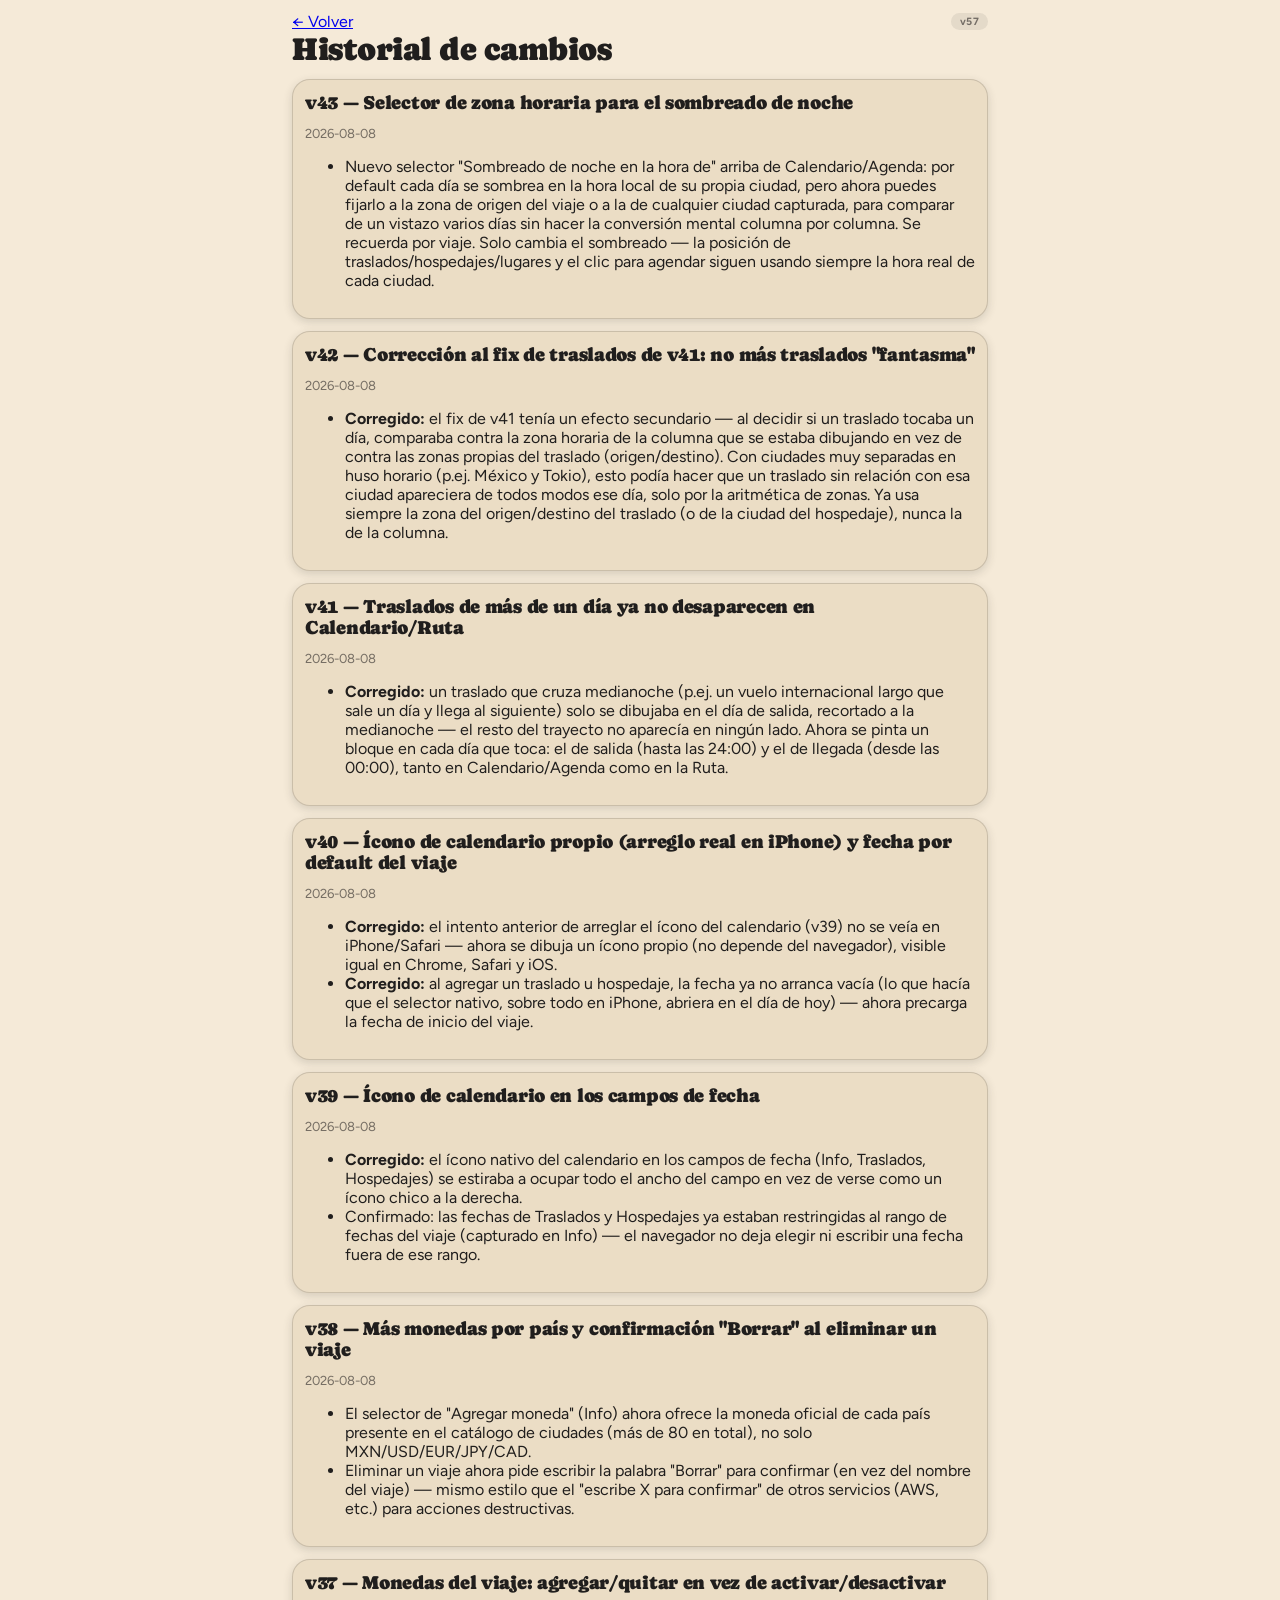
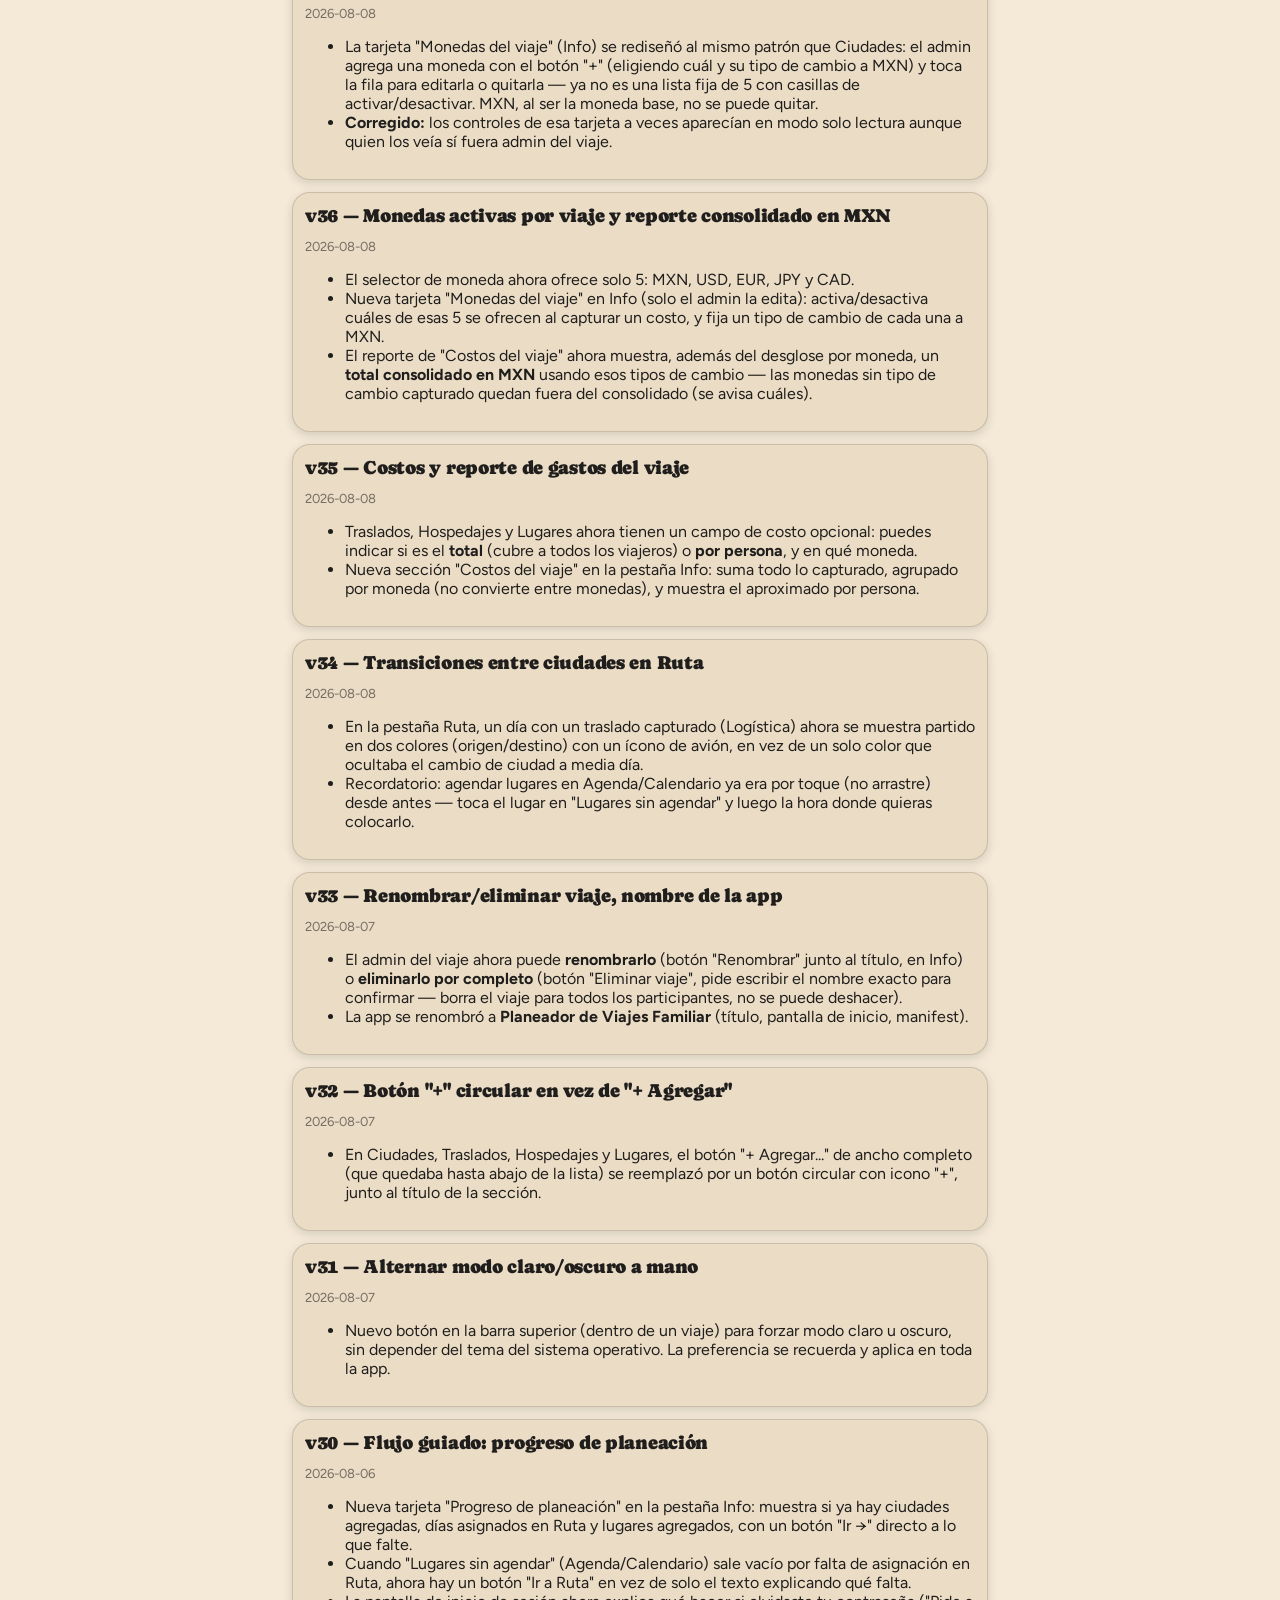
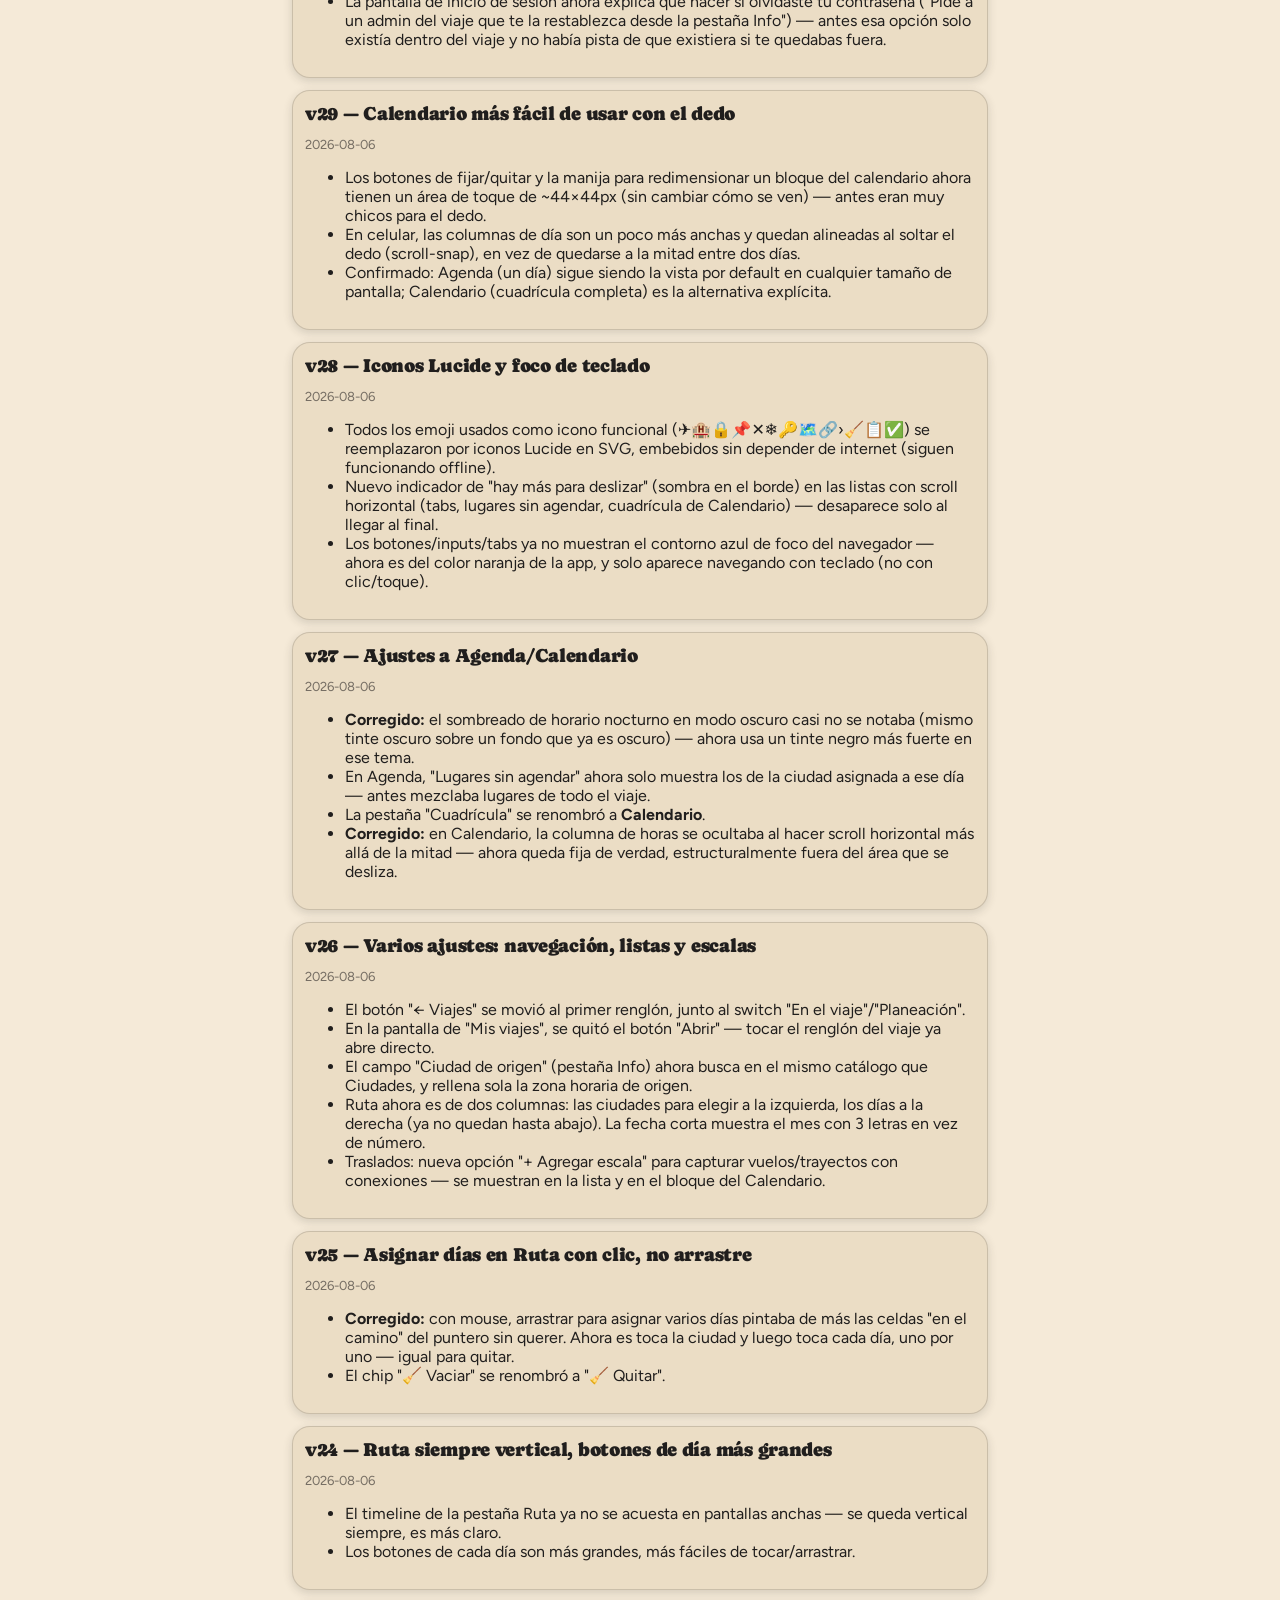
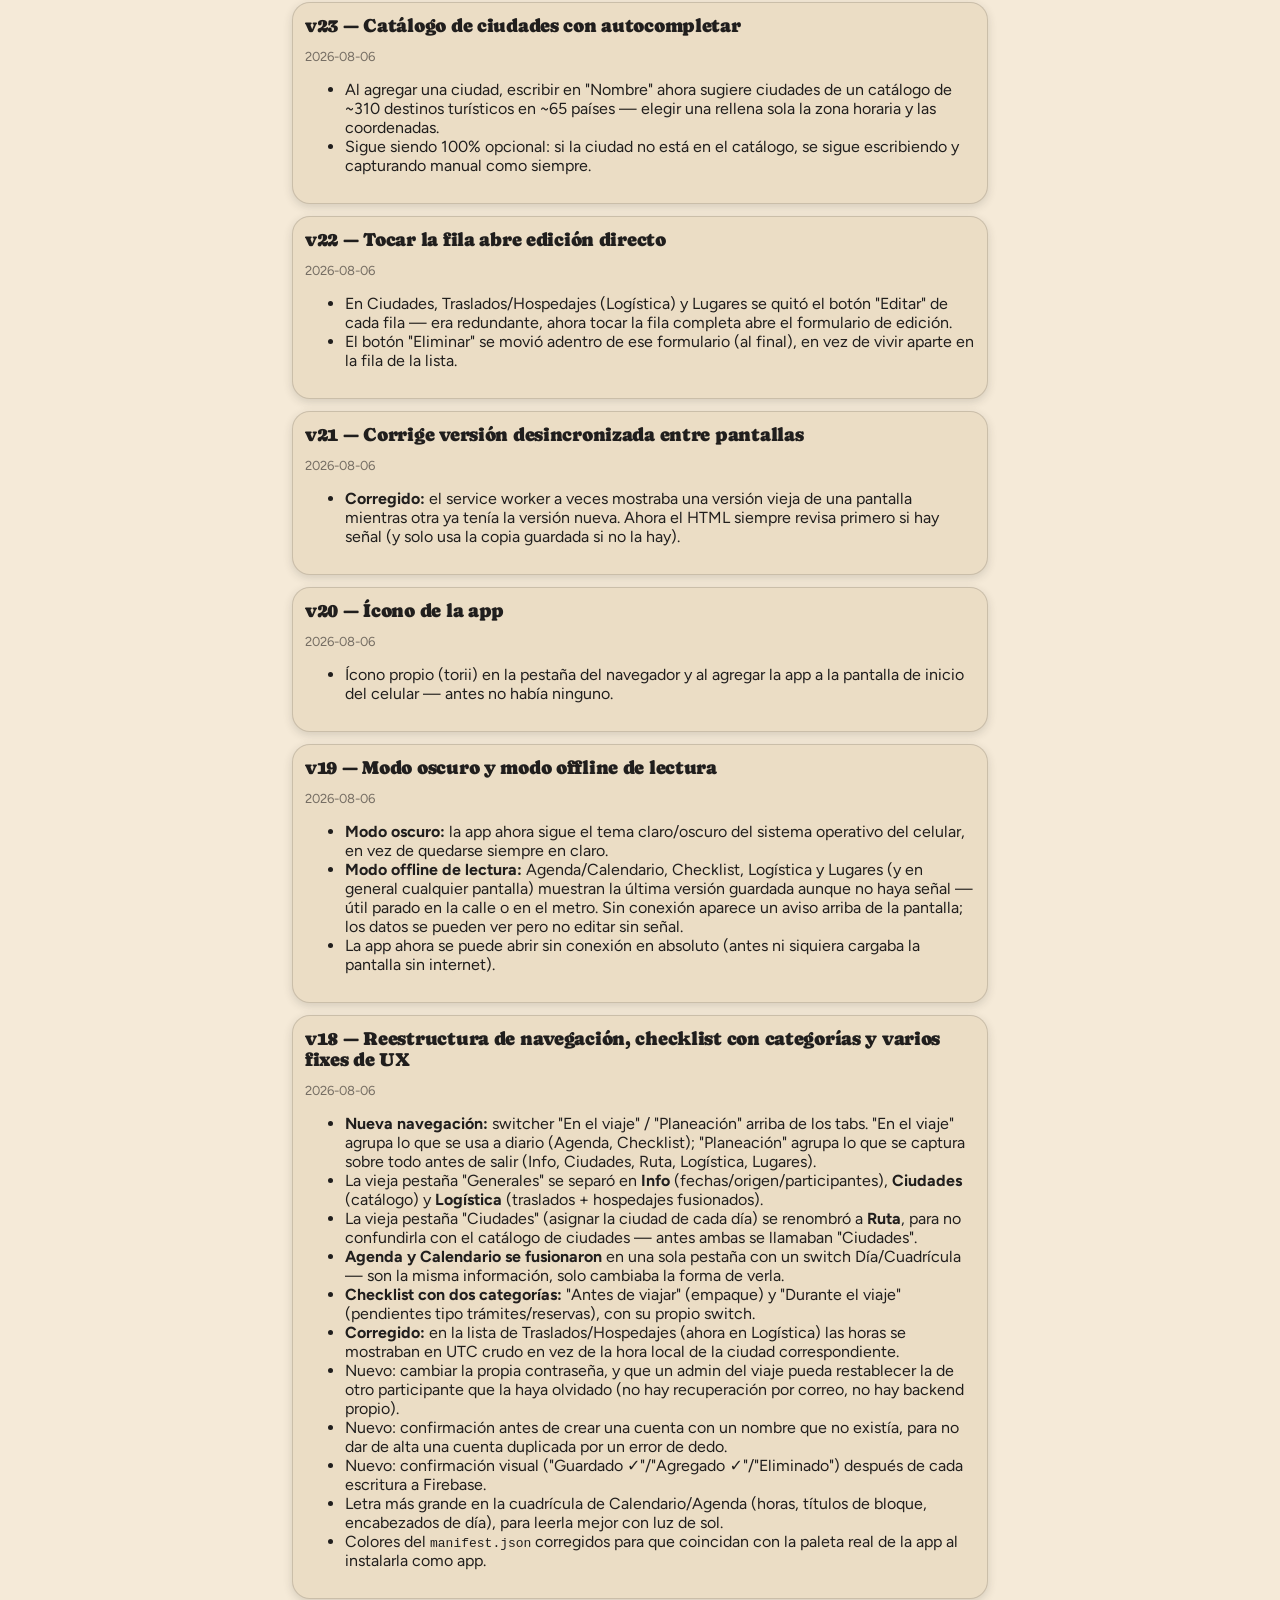
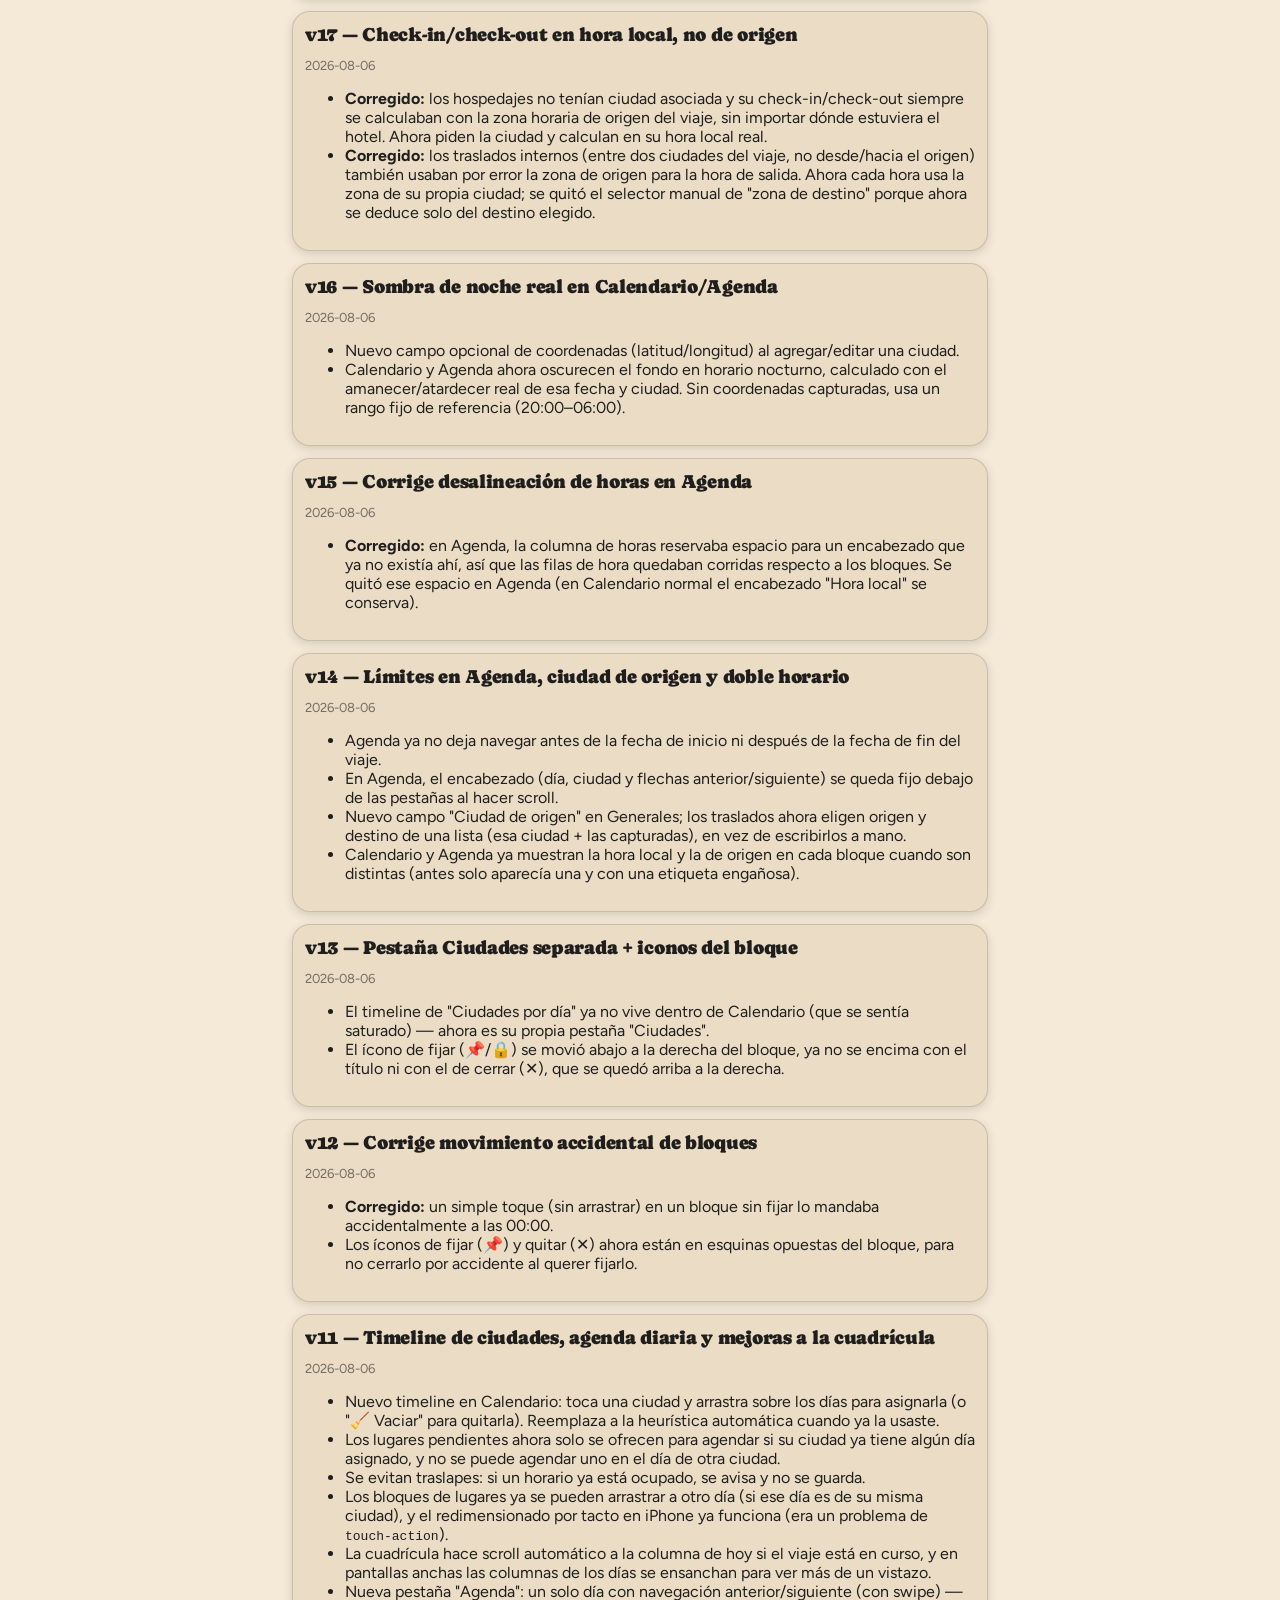
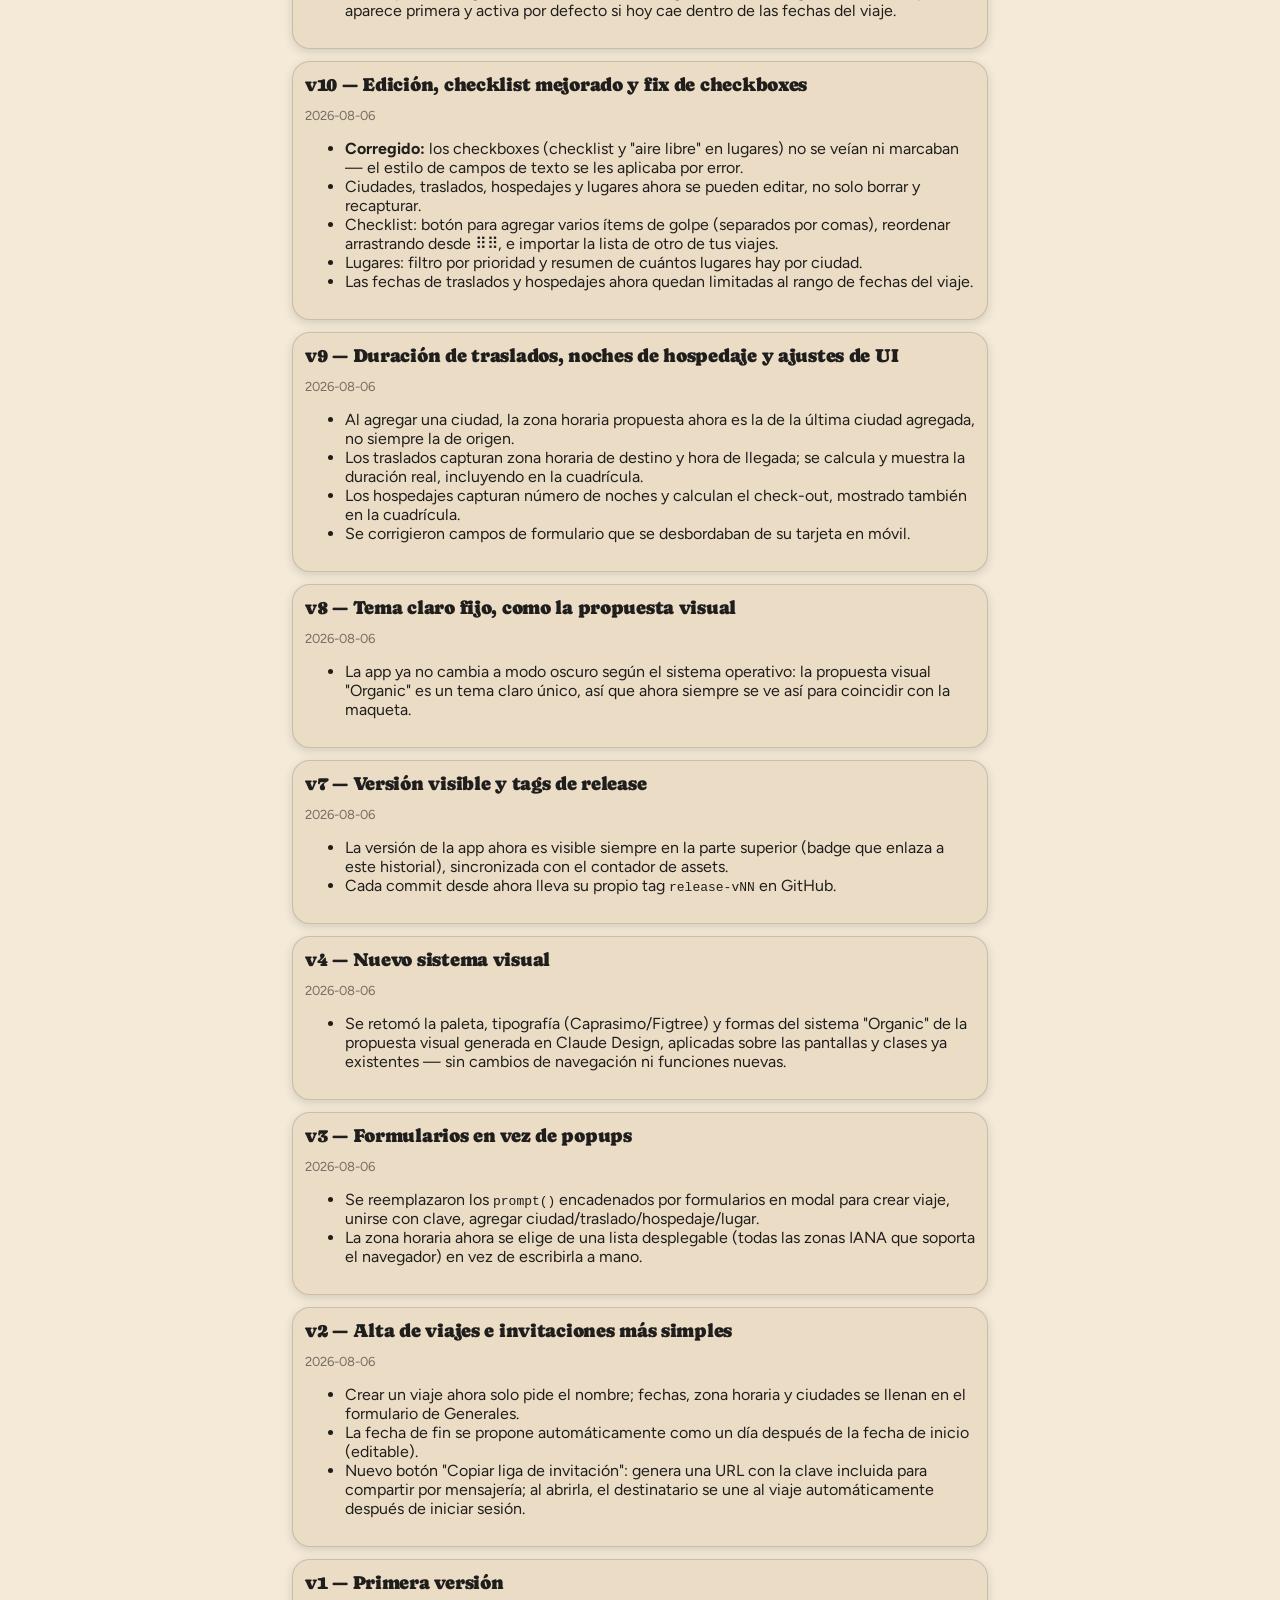
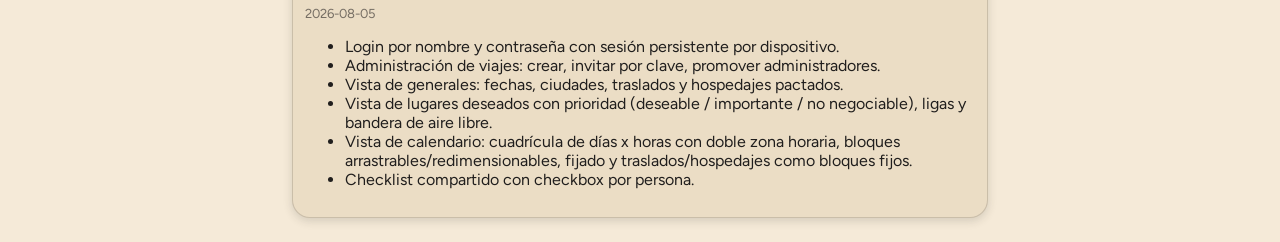
<file: historial.html>
<!DOCTYPE html>
<html lang="es">
<head>
<meta charset="UTF-8">
<meta name="viewport" content="width=device-width, initial-scale=1">
<meta name="theme-color" content="#c67139" media="(prefers-color-scheme: light)">
<meta name="theme-color" content="#1c1815" media="(prefers-color-scheme: dark)">
<script src="js/tema.js?v=57"></script>
<title>Historial de cambios — Planeador Familiar</title>
<link rel="manifest" href="manifest.json">
<link rel="icon" type="image/png" sizes="16x16" href="icons/favicon-16.png">
<link rel="icon" type="image/png" sizes="32x32" href="icons/favicon-32.png">
<link rel="icon" type="image/png" sizes="48x48" href="icons/favicon-48.png">
<link rel="apple-touch-icon" href="icons/apple-touch-icon.png">
<link rel="stylesheet" href="css/estilos.css?v=57">
</head>
<body>
  <div class="contenedor">
    <div style="display:flex;justify-content:space-between;align-items:center;">
      <a href="index.html">← Volver</a>
      <span class="version-badge" id="badge-version"></span>
    </div>
    <h1>Historial de cambios</h1>

    <div class="tarjeta">
      <h3>v43 — Selector de zona horaria para el sombreado de noche</h3>
      <p style="font-size:13px;color:var(--color-texto-suave)">2026-08-08</p>
      <ul>
        <li>Nuevo selector "Sombreado de noche en la hora de" arriba de Calendario/Agenda: por default cada día se sombrea en la hora local de su propia ciudad, pero ahora puedes fijarlo a la zona de origen del viaje o a la de cualquier ciudad capturada, para comparar de un vistazo varios días sin hacer la conversión mental columna por columna. Se recuerda por viaje. Solo cambia el sombreado — la posición de traslados/hospedajes/lugares y el clic para agendar siguen usando siempre la hora real de cada ciudad.</li>
      </ul>
    </div>

    <div class="tarjeta">
      <h3>v42 — Corrección al fix de traslados de v41: no más traslados "fantasma"</h3>
      <p style="font-size:13px;color:var(--color-texto-suave)">2026-08-08</p>
      <ul>
        <li><strong>Corregido:</strong> el fix de v41 tenía un efecto secundario — al decidir si un traslado tocaba un día, comparaba contra la zona horaria de la columna que se estaba dibujando en vez de contra las zonas propias del traslado (origen/destino). Con ciudades muy separadas en huso horario (p.ej. México y Tokio), esto podía hacer que un traslado sin relación con esa ciudad apareciera de todos modos ese día, solo por la aritmética de zonas. Ya usa siempre la zona del origen/destino del traslado (o de la ciudad del hospedaje), nunca la de la columna.</li>
      </ul>
    </div>

    <div class="tarjeta">
      <h3>v41 — Traslados de más de un día ya no desaparecen en Calendario/Ruta</h3>
      <p style="font-size:13px;color:var(--color-texto-suave)">2026-08-08</p>
      <ul>
        <li><strong>Corregido:</strong> un traslado que cruza medianoche (p.ej. un vuelo internacional largo que sale un día y llega al siguiente) solo se dibujaba en el día de salida, recortado a la medianoche — el resto del trayecto no aparecía en ningún lado. Ahora se pinta un bloque en cada día que toca: el de salida (hasta las 24:00) y el de llegada (desde las 00:00), tanto en Calendario/Agenda como en la Ruta.</li>
      </ul>
    </div>

    <div class="tarjeta">
      <h3>v40 — Ícono de calendario propio (arreglo real en iPhone) y fecha por default del viaje</h3>
      <p style="font-size:13px;color:var(--color-texto-suave)">2026-08-08</p>
      <ul>
        <li><strong>Corregido:</strong> el intento anterior de arreglar el ícono del calendario (v39) no se veía en iPhone/Safari — ahora se dibuja un ícono propio (no depende del navegador), visible igual en Chrome, Safari y iOS.</li>
        <li><strong>Corregido:</strong> al agregar un traslado u hospedaje, la fecha ya no arranca vacía (lo que hacía que el selector nativo, sobre todo en iPhone, abriera en el día de hoy) — ahora precarga la fecha de inicio del viaje.</li>
      </ul>
    </div>

    <div class="tarjeta">
      <h3>v39 — Ícono de calendario en los campos de fecha</h3>
      <p style="font-size:13px;color:var(--color-texto-suave)">2026-08-08</p>
      <ul>
        <li><strong>Corregido:</strong> el ícono nativo del calendario en los campos de fecha (Info, Traslados, Hospedajes) se estiraba a ocupar todo el ancho del campo en vez de verse como un ícono chico a la derecha.</li>
        <li>Confirmado: las fechas de Traslados y Hospedajes ya estaban restringidas al rango de fechas del viaje (capturado en Info) — el navegador no deja elegir ni escribir una fecha fuera de ese rango.</li>
      </ul>
    </div>

    <div class="tarjeta">
      <h3>v38 — Más monedas por país y confirmación "Borrar" al eliminar un viaje</h3>
      <p style="font-size:13px;color:var(--color-texto-suave)">2026-08-08</p>
      <ul>
        <li>El selector de "Agregar moneda" (Info) ahora ofrece la moneda oficial de cada país presente en el catálogo de ciudades (más de 80 en total), no solo MXN/USD/EUR/JPY/CAD.</li>
        <li>Eliminar un viaje ahora pide escribir la palabra "Borrar" para confirmar (en vez del nombre del viaje) — mismo estilo que el "escribe X para confirmar" de otros servicios (AWS, etc.) para acciones destructivas.</li>
      </ul>
    </div>

    <div class="tarjeta">
      <h3>v37 — Monedas del viaje: agregar/quitar en vez de activar/desactivar</h3>
      <p style="font-size:13px;color:var(--color-texto-suave)">2026-08-08</p>
      <ul>
        <li>La tarjeta "Monedas del viaje" (Info) se rediseñó al mismo patrón que Ciudades: el admin agrega una moneda con el botón "+" (eligiendo cuál y su tipo de cambio a MXN) y toca la fila para editarla o quitarla — ya no es una lista fija de 5 con casillas de activar/desactivar. MXN, al ser la moneda base, no se puede quitar.</li>
        <li><strong>Corregido:</strong> los controles de esa tarjeta a veces aparecían en modo solo lectura aunque quien los veía sí fuera admin del viaje.</li>
      </ul>
    </div>

    <div class="tarjeta">
      <h3>v36 — Monedas activas por viaje y reporte consolidado en MXN</h3>
      <p style="font-size:13px;color:var(--color-texto-suave)">2026-08-08</p>
      <ul>
        <li>El selector de moneda ahora ofrece solo 5: MXN, USD, EUR, JPY y CAD.</li>
        <li>Nueva tarjeta "Monedas del viaje" en Info (solo el admin la edita): activa/desactiva cuáles de esas 5 se ofrecen al capturar un costo, y fija un tipo de cambio de cada una a MXN.</li>
        <li>El reporte de "Costos del viaje" ahora muestra, además del desglose por moneda, un <strong>total consolidado en MXN</strong> usando esos tipos de cambio — las monedas sin tipo de cambio capturado quedan fuera del consolidado (se avisa cuáles).</li>
      </ul>
    </div>

    <div class="tarjeta">
      <h3>v35 — Costos y reporte de gastos del viaje</h3>
      <p style="font-size:13px;color:var(--color-texto-suave)">2026-08-08</p>
      <ul>
        <li>Traslados, Hospedajes y Lugares ahora tienen un campo de costo opcional: puedes indicar si es el <strong>total</strong> (cubre a todos los viajeros) o <strong>por persona</strong>, y en qué moneda.</li>
        <li>Nueva sección "Costos del viaje" en la pestaña Info: suma todo lo capturado, agrupado por moneda (no convierte entre monedas), y muestra el aproximado por persona.</li>
      </ul>
    </div>

    <div class="tarjeta">
      <h3>v34 — Transiciones entre ciudades en Ruta</h3>
      <p style="font-size:13px;color:var(--color-texto-suave)">2026-08-08</p>
      <ul>
        <li>En la pestaña Ruta, un día con un traslado capturado (Logística) ahora se muestra partido en dos colores (origen/destino) con un ícono de avión, en vez de un solo color que ocultaba el cambio de ciudad a media día.</li>
        <li>Recordatorio: agendar lugares en Agenda/Calendario ya era por toque (no arrastre) desde antes — toca el lugar en "Lugares sin agendar" y luego la hora donde quieras colocarlo.</li>
      </ul>
    </div>

    <div class="tarjeta">
      <h3>v33 — Renombrar/eliminar viaje, nombre de la app</h3>
      <p style="font-size:13px;color:var(--color-texto-suave)">2026-08-07</p>
      <ul>
        <li>El admin del viaje ahora puede <strong>renombrarlo</strong> (botón "Renombrar" junto al título, en Info) o <strong>eliminarlo por completo</strong> (botón "Eliminar viaje", pide escribir el nombre exacto para confirmar — borra el viaje para todos los participantes, no se puede deshacer).</li>
        <li>La app se renombró a <strong>Planeador de Viajes Familiar</strong> (título, pantalla de inicio, manifest).</li>
      </ul>
    </div>

    <div class="tarjeta">
      <h3>v32 — Botón "+" circular en vez de "+ Agregar"</h3>
      <p style="font-size:13px;color:var(--color-texto-suave)">2026-08-07</p>
      <ul>
        <li>En Ciudades, Traslados, Hospedajes y Lugares, el botón "+ Agregar..." de ancho completo (que quedaba hasta abajo de la lista) se reemplazó por un botón circular con icono "+", junto al título de la sección.</li>
      </ul>
    </div>

    <div class="tarjeta">
      <h3>v31 — Alternar modo claro/oscuro a mano</h3>
      <p style="font-size:13px;color:var(--color-texto-suave)">2026-08-07</p>
      <ul>
        <li>Nuevo botón en la barra superior (dentro de un viaje) para forzar modo claro u oscuro, sin depender del tema del sistema operativo. La preferencia se recuerda y aplica en toda la app.</li>
      </ul>
    </div>

    <div class="tarjeta">
      <h3>v30 — Flujo guiado: progreso de planeación</h3>
      <p style="font-size:13px;color:var(--color-texto-suave)">2026-08-06</p>
      <ul>
        <li>Nueva tarjeta "Progreso de planeación" en la pestaña Info: muestra si ya hay ciudades agregadas, días asignados en Ruta y lugares agregados, con un botón "Ir →" directo a lo que falte.</li>
        <li>Cuando "Lugares sin agendar" (Agenda/Calendario) sale vacío por falta de asignación en Ruta, ahora hay un botón "Ir a Ruta" en vez de solo el texto explicando qué falta.</li>
        <li>La pantalla de inicio de sesión ahora explica qué hacer si olvidaste tu contraseña ("Pide a un admin del viaje que te la restablezca desde la pestaña Info") — antes esa opción solo existía dentro del viaje y no había pista de que existiera si te quedabas fuera.</li>
      </ul>
    </div>

    <div class="tarjeta">
      <h3>v29 — Calendario más fácil de usar con el dedo</h3>
      <p style="font-size:13px;color:var(--color-texto-suave)">2026-08-06</p>
      <ul>
        <li>Los botones de fijar/quitar y la manija para redimensionar un bloque del calendario ahora tienen un área de toque de ~44×44px (sin cambiar cómo se ven) — antes eran muy chicos para el dedo.</li>
        <li>En celular, las columnas de día son un poco más anchas y quedan alineadas al soltar el dedo (scroll-snap), en vez de quedarse a la mitad entre dos días.</li>
        <li>Confirmado: Agenda (un día) sigue siendo la vista por default en cualquier tamaño de pantalla; Calendario (cuadrícula completa) es la alternativa explícita.</li>
      </ul>
    </div>

    <div class="tarjeta">
      <h3>v28 — Iconos Lucide y foco de teclado</h3>
      <p style="font-size:13px;color:var(--color-texto-suave)">2026-08-06</p>
      <ul>
        <li>Todos los emoji usados como icono funcional (✈️🏨🔒📌✕❄️🔑🗺️🔗›🧹📋✅) se reemplazaron por iconos Lucide en SVG, embebidos sin depender de internet (siguen funcionando offline).</li>
        <li>Nuevo indicador de "hay más para deslizar" (sombra en el borde) en las listas con scroll horizontal (tabs, lugares sin agendar, cuadrícula de Calendario) — desaparece solo al llegar al final.</li>
        <li>Los botones/inputs/tabs ya no muestran el contorno azul de foco del navegador — ahora es del color naranja de la app, y solo aparece navegando con teclado (no con clic/toque).</li>
      </ul>
    </div>

    <div class="tarjeta">
      <h3>v27 — Ajustes a Agenda/Calendario</h3>
      <p style="font-size:13px;color:var(--color-texto-suave)">2026-08-06</p>
      <ul>
        <li><strong>Corregido:</strong> el sombreado de horario nocturno en modo oscuro casi no se notaba (mismo tinte oscuro sobre un fondo que ya es oscuro) — ahora usa un tinte negro más fuerte en ese tema.</li>
        <li>En Agenda, "Lugares sin agendar" ahora solo muestra los de la ciudad asignada a ese día — antes mezclaba lugares de todo el viaje.</li>
        <li>La pestaña "Cuadrícula" se renombró a <strong>Calendario</strong>.</li>
        <li><strong>Corregido:</strong> en Calendario, la columna de horas se ocultaba al hacer scroll horizontal más allá de la mitad — ahora queda fija de verdad, estructuralmente fuera del área que se desliza.</li>
      </ul>
    </div>

    <div class="tarjeta">
      <h3>v26 — Varios ajustes: navegación, listas y escalas</h3>
      <p style="font-size:13px;color:var(--color-texto-suave)">2026-08-06</p>
      <ul>
        <li>El botón "← Viajes" se movió al primer renglón, junto al switch "En el viaje"/"Planeación".</li>
        <li>En la pantalla de "Mis viajes", se quitó el botón "Abrir" — tocar el renglón del viaje ya abre directo.</li>
        <li>El campo "Ciudad de origen" (pestaña Info) ahora busca en el mismo catálogo que Ciudades, y rellena sola la zona horaria de origen.</li>
        <li>Ruta ahora es de dos columnas: las ciudades para elegir a la izquierda, los días a la derecha (ya no quedan hasta abajo). La fecha corta muestra el mes con 3 letras en vez de número.</li>
        <li>Traslados: nueva opción "+ Agregar escala" para capturar vuelos/trayectos con conexiones — se muestran en la lista y en el bloque del Calendario.</li>
      </ul>
    </div>

    <div class="tarjeta">
      <h3>v25 — Asignar días en Ruta con clic, no arrastre</h3>
      <p style="font-size:13px;color:var(--color-texto-suave)">2026-08-06</p>
      <ul>
        <li><strong>Corregido:</strong> con mouse, arrastrar para asignar varios días pintaba de más las celdas "en el camino" del puntero sin querer. Ahora es toca la ciudad y luego toca cada día, uno por uno — igual para quitar.</li>
        <li>El chip "🧹 Vaciar" se renombró a "🧹 Quitar".</li>
      </ul>
    </div>

    <div class="tarjeta">
      <h3>v24 — Ruta siempre vertical, botones de día más grandes</h3>
      <p style="font-size:13px;color:var(--color-texto-suave)">2026-08-06</p>
      <ul>
        <li>El timeline de la pestaña Ruta ya no se acuesta en pantallas anchas — se queda vertical siempre, es más claro.</li>
        <li>Los botones de cada día son más grandes, más fáciles de tocar/arrastrar.</li>
      </ul>
    </div>

    <div class="tarjeta">
      <h3>v23 — Catálogo de ciudades con autocompletar</h3>
      <p style="font-size:13px;color:var(--color-texto-suave)">2026-08-06</p>
      <ul>
        <li>Al agregar una ciudad, escribir en "Nombre" ahora sugiere ciudades de un catálogo de ~310 destinos turísticos en ~65 países — elegir una rellena sola la zona horaria y las coordenadas.</li>
        <li>Sigue siendo 100% opcional: si la ciudad no está en el catálogo, se sigue escribiendo y capturando manual como siempre.</li>
      </ul>
    </div>

    <div class="tarjeta">
      <h3>v22 — Tocar la fila abre edición directo</h3>
      <p style="font-size:13px;color:var(--color-texto-suave)">2026-08-06</p>
      <ul>
        <li>En Ciudades, Traslados/Hospedajes (Logística) y Lugares se quitó el botón "Editar" de cada fila — era redundante, ahora tocar la fila completa abre el formulario de edición.</li>
        <li>El botón "Eliminar" se movió adentro de ese formulario (al final), en vez de vivir aparte en la fila de la lista.</li>
      </ul>
    </div>

    <div class="tarjeta">
      <h3>v21 — Corrige versión desincronizada entre pantallas</h3>
      <p style="font-size:13px;color:var(--color-texto-suave)">2026-08-06</p>
      <ul>
        <li><strong>Corregido:</strong> el service worker a veces mostraba una versión vieja de una pantalla mientras otra ya tenía la versión nueva. Ahora el HTML siempre revisa primero si hay señal (y solo usa la copia guardada si no la hay).</li>
      </ul>
    </div>

    <div class="tarjeta">
      <h3>v20 — Ícono de la app</h3>
      <p style="font-size:13px;color:var(--color-texto-suave)">2026-08-06</p>
      <ul>
        <li>Ícono propio (torii) en la pestaña del navegador y al agregar la app a la pantalla de inicio del celular — antes no había ninguno.</li>
      </ul>
    </div>

    <div class="tarjeta">
      <h3>v19 — Modo oscuro y modo offline de lectura</h3>
      <p style="font-size:13px;color:var(--color-texto-suave)">2026-08-06</p>
      <ul>
        <li><strong>Modo oscuro:</strong> la app ahora sigue el tema claro/oscuro del sistema operativo del celular, en vez de quedarse siempre en claro.</li>
        <li><strong>Modo offline de lectura:</strong> Agenda/Calendario, Checklist, Logística y Lugares (y en general cualquier pantalla) muestran la última versión guardada aunque no haya señal — útil parado en la calle o en el metro. Sin conexión aparece un aviso arriba de la pantalla; los datos se pueden ver pero no editar sin señal.</li>
        <li>La app ahora se puede abrir sin conexión en absoluto (antes ni siquiera cargaba la pantalla sin internet).</li>
      </ul>
    </div>

    <div class="tarjeta">
      <h3>v18 — Reestructura de navegación, checklist con categorías y varios fixes de UX</h3>
      <p style="font-size:13px;color:var(--color-texto-suave)">2026-08-06</p>
      <ul>
        <li><strong>Nueva navegación:</strong> switcher "En el viaje" / "Planeación" arriba de los tabs. "En el viaje" agrupa lo que se usa a diario (Agenda, Checklist); "Planeación" agrupa lo que se captura sobre todo antes de salir (Info, Ciudades, Ruta, Logística, Lugares).</li>
        <li>La vieja pestaña "Generales" se separó en <strong>Info</strong> (fechas/origen/participantes), <strong>Ciudades</strong> (catálogo) y <strong>Logística</strong> (traslados + hospedajes fusionados).</li>
        <li>La vieja pestaña "Ciudades" (asignar la ciudad de cada día) se renombró a <strong>Ruta</strong>, para no confundirla con el catálogo de ciudades — antes ambas se llamaban "Ciudades".</li>
        <li><strong>Agenda y Calendario se fusionaron</strong> en una sola pestaña con un switch Día/Cuadrícula — son la misma información, solo cambiaba la forma de verla.</li>
        <li><strong>Checklist con dos categorías:</strong> "Antes de viajar" (empaque) y "Durante el viaje" (pendientes tipo trámites/reservas), con su propio switch.</li>
        <li><strong>Corregido:</strong> en la lista de Traslados/Hospedajes (ahora en Logística) las horas se mostraban en UTC crudo en vez de la hora local de la ciudad correspondiente.</li>
        <li>Nuevo: cambiar la propia contraseña, y que un admin del viaje pueda restablecer la de otro participante que la haya olvidado (no hay recuperación por correo, no hay backend propio).</li>
        <li>Nuevo: confirmación antes de crear una cuenta con un nombre que no existía, para no dar de alta una cuenta duplicada por un error de dedo.</li>
        <li>Nuevo: confirmación visual ("Guardado ✓"/"Agregado ✓"/"Eliminado") después de cada escritura a Firebase.</li>
        <li>Letra más grande en la cuadrícula de Calendario/Agenda (horas, títulos de bloque, encabezados de día), para leerla mejor con luz de sol.</li>
        <li>Colores del <code>manifest.json</code> corregidos para que coincidan con la paleta real de la app al instalarla como app.</li>
      </ul>
    </div>

    <div class="tarjeta">
      <h3>v17 — Check-in/check-out en hora local, no de origen</h3>
      <p style="font-size:13px;color:var(--color-texto-suave)">2026-08-06</p>
      <ul>
        <li><strong>Corregido:</strong> los hospedajes no tenían ciudad asociada y su check-in/check-out siempre se calculaban con la zona horaria de origen del viaje, sin importar dónde estuviera el hotel. Ahora piden la ciudad y calculan en su hora local real.</li>
        <li><strong>Corregido:</strong> los traslados internos (entre dos ciudades del viaje, no desde/hacia el origen) también usaban por error la zona de origen para la hora de salida. Ahora cada hora usa la zona de su propia ciudad; se quitó el selector manual de "zona de destino" porque ahora se deduce solo del destino elegido.</li>
      </ul>
    </div>

    <div class="tarjeta">
      <h3>v16 — Sombra de noche real en Calendario/Agenda</h3>
      <p style="font-size:13px;color:var(--color-texto-suave)">2026-08-06</p>
      <ul>
        <li>Nuevo campo opcional de coordenadas (latitud/longitud) al agregar/editar una ciudad.</li>
        <li>Calendario y Agenda ahora oscurecen el fondo en horario nocturno, calculado con el amanecer/atardecer real de esa fecha y ciudad. Sin coordenadas capturadas, usa un rango fijo de referencia (20:00–06:00).</li>
      </ul>
    </div>

    <div class="tarjeta">
      <h3>v15 — Corrige desalineación de horas en Agenda</h3>
      <p style="font-size:13px;color:var(--color-texto-suave)">2026-08-06</p>
      <ul>
        <li><strong>Corregido:</strong> en Agenda, la columna de horas reservaba espacio para un encabezado que ya no existía ahí, así que las filas de hora quedaban corridas respecto a los bloques. Se quitó ese espacio en Agenda (en Calendario normal el encabezado "Hora local" se conserva).</li>
      </ul>
    </div>

    <div class="tarjeta">
      <h3>v14 — Límites en Agenda, ciudad de origen y doble horario</h3>
      <p style="font-size:13px;color:var(--color-texto-suave)">2026-08-06</p>
      <ul>
        <li>Agenda ya no deja navegar antes de la fecha de inicio ni después de la fecha de fin del viaje.</li>
        <li>En Agenda, el encabezado (día, ciudad y flechas anterior/siguiente) se queda fijo debajo de las pestañas al hacer scroll.</li>
        <li>Nuevo campo "Ciudad de origen" en Generales; los traslados ahora eligen origen y destino de una lista (esa ciudad + las capturadas), en vez de escribirlos a mano.</li>
        <li>Calendario y Agenda ya muestran la hora local y la de origen en cada bloque cuando son distintas (antes solo aparecía una y con una etiqueta engañosa).</li>
      </ul>
    </div>

    <div class="tarjeta">
      <h3>v13 — Pestaña Ciudades separada + iconos del bloque</h3>
      <p style="font-size:13px;color:var(--color-texto-suave)">2026-08-06</p>
      <ul>
        <li>El timeline de "Ciudades por día" ya no vive dentro de Calendario (que se sentía saturado) — ahora es su propia pestaña "Ciudades".</li>
        <li>El ícono de fijar (📌/🔒) se movió abajo a la derecha del bloque, ya no se encima con el título ni con el de cerrar (✕), que se quedó arriba a la derecha.</li>
      </ul>
    </div>

    <div class="tarjeta">
      <h3>v12 — Corrige movimiento accidental de bloques</h3>
      <p style="font-size:13px;color:var(--color-texto-suave)">2026-08-06</p>
      <ul>
        <li><strong>Corregido:</strong> un simple toque (sin arrastrar) en un bloque sin fijar lo mandaba accidentalmente a las 00:00.</li>
        <li>Los íconos de fijar (📌) y quitar (✕) ahora están en esquinas opuestas del bloque, para no cerrarlo por accidente al querer fijarlo.</li>
      </ul>
    </div>

    <div class="tarjeta">
      <h3>v11 — Timeline de ciudades, agenda diaria y mejoras a la cuadrícula</h3>
      <p style="font-size:13px;color:var(--color-texto-suave)">2026-08-06</p>
      <ul>
        <li>Nuevo timeline en Calendario: toca una ciudad y arrastra sobre los días para asignarla (o "🧹 Vaciar" para quitarla). Reemplaza a la heurística automática cuando ya la usaste.</li>
        <li>Los lugares pendientes ahora solo se ofrecen para agendar si su ciudad ya tiene algún día asignado, y no se puede agendar uno en el día de otra ciudad.</li>
        <li>Se evitan traslapes: si un horario ya está ocupado, se avisa y no se guarda.</li>
        <li>Los bloques de lugares ya se pueden arrastrar a otro día (si ese día es de su misma ciudad), y el redimensionado por tacto en iPhone ya funciona (era un problema de <code>touch-action</code>).</li>
        <li>La cuadrícula hace scroll automático a la columna de hoy si el viaje está en curso, y en pantallas anchas las columnas de los días se ensanchan para ver más de un vistazo.</li>
        <li>Nueva pestaña "Agenda": un solo día con navegación anterior/siguiente (con swipe) — aparece primera y activa por defecto si hoy cae dentro de las fechas del viaje.</li>
      </ul>
    </div>

    <div class="tarjeta">
      <h3>v10 — Edición, checklist mejorado y fix de checkboxes</h3>
      <p style="font-size:13px;color:var(--color-texto-suave)">2026-08-06</p>
      <ul>
        <li><strong>Corregido:</strong> los checkboxes (checklist y "aire libre" en lugares) no se veían ni marcaban — el estilo de campos de texto se les aplicaba por error.</li>
        <li>Ciudades, traslados, hospedajes y lugares ahora se pueden editar, no solo borrar y recapturar.</li>
        <li>Checklist: botón para agregar varios ítems de golpe (separados por comas), reordenar arrastrando desde ⠿⠿, e importar la lista de otro de tus viajes.</li>
        <li>Lugares: filtro por prioridad y resumen de cuántos lugares hay por ciudad.</li>
        <li>Las fechas de traslados y hospedajes ahora quedan limitadas al rango de fechas del viaje.</li>
      </ul>
    </div>

    <div class="tarjeta">
      <h3>v9 — Duración de traslados, noches de hospedaje y ajustes de UI</h3>
      <p style="font-size:13px;color:var(--color-texto-suave)">2026-08-06</p>
      <ul>
        <li>Al agregar una ciudad, la zona horaria propuesta ahora es la de la última ciudad agregada, no siempre la de origen.</li>
        <li>Los traslados capturan zona horaria de destino y hora de llegada; se calcula y muestra la duración real, incluyendo en la cuadrícula.</li>
        <li>Los hospedajes capturan número de noches y calculan el check-out, mostrado también en la cuadrícula.</li>
        <li>Se corrigieron campos de formulario que se desbordaban de su tarjeta en móvil.</li>
      </ul>
    </div>

    <div class="tarjeta">
      <h3>v8 — Tema claro fijo, como la propuesta visual</h3>
      <p style="font-size:13px;color:var(--color-texto-suave)">2026-08-06</p>
      <ul>
        <li>La app ya no cambia a modo oscuro según el sistema operativo: la propuesta visual "Organic" es un tema claro único, así que ahora siempre se ve así para coincidir con la maqueta.</li>
      </ul>
    </div>

    <div class="tarjeta">
      <h3>v7 — Versión visible y tags de release</h3>
      <p style="font-size:13px;color:var(--color-texto-suave)">2026-08-06</p>
      <ul>
        <li>La versión de la app ahora es visible siempre en la parte superior (badge que enlaza a este historial), sincronizada con el contador de assets.</li>
        <li>Cada commit desde ahora lleva su propio tag <code>release-vNN</code> en GitHub.</li>
      </ul>
    </div>

    <div class="tarjeta">
      <h3>v4 — Nuevo sistema visual</h3>
      <p style="font-size:13px;color:var(--color-texto-suave)">2026-08-06</p>
      <ul>
        <li>Se retomó la paleta, tipografía (Caprasimo/Figtree) y formas del sistema "Organic" de la propuesta visual generada en Claude Design, aplicadas sobre las pantallas y clases ya existentes — sin cambios de navegación ni funciones nuevas.</li>
      </ul>
    </div>

    <div class="tarjeta">
      <h3>v3 — Formularios en vez de popups</h3>
      <p style="font-size:13px;color:var(--color-texto-suave)">2026-08-06</p>
      <ul>
        <li>Se reemplazaron los <code>prompt()</code> encadenados por formularios en modal para crear viaje, unirse con clave, agregar ciudad/traslado/hospedaje/lugar.</li>
        <li>La zona horaria ahora se elige de una lista desplegable (todas las zonas IANA que soporta el navegador) en vez de escribirla a mano.</li>
      </ul>
    </div>

    <div class="tarjeta">
      <h3>v2 — Alta de viajes e invitaciones más simples</h3>
      <p style="font-size:13px;color:var(--color-texto-suave)">2026-08-06</p>
      <ul>
        <li>Crear un viaje ahora solo pide el nombre; fechas, zona horaria y ciudades se llenan en el formulario de Generales.</li>
        <li>La fecha de fin se propone automáticamente como un día después de la fecha de inicio (editable).</li>
        <li>Nuevo botón "Copiar liga de invitación": genera una URL con la clave incluida para compartir por mensajería; al abrirla, el destinatario se une al viaje automáticamente después de iniciar sesión.</li>
      </ul>
    </div>

    <div class="tarjeta">
      <h3>v1 — Primera versión</h3>
      <p style="font-size:13px;color:var(--color-texto-suave)">2026-08-05</p>
      <ul>
        <li>Login por nombre y contraseña con sesión persistente por dispositivo.</li>
        <li>Administración de viajes: crear, invitar por clave, promover administradores.</li>
        <li>Vista de generales: fechas, ciudades, traslados y hospedajes pactados.</li>
        <li>Vista de lugares deseados con prioridad (deseable / importante / no negociable), ligas y bandera de aire libre.</li>
        <li>Vista de calendario: cuadrícula de días x horas con doble zona horaria, bloques arrastrables/redimensionables, fijado y traslados/hospedajes como bloques fijos.</li>
        <li>Checklist compartido con checkbox por persona.</li>
      </ul>
    </div>
  </div>
  <script src="js/app-version.js?v=57"></script>
  <script src="js/version.js?v=57"></script>
</body>
</html>
</file>
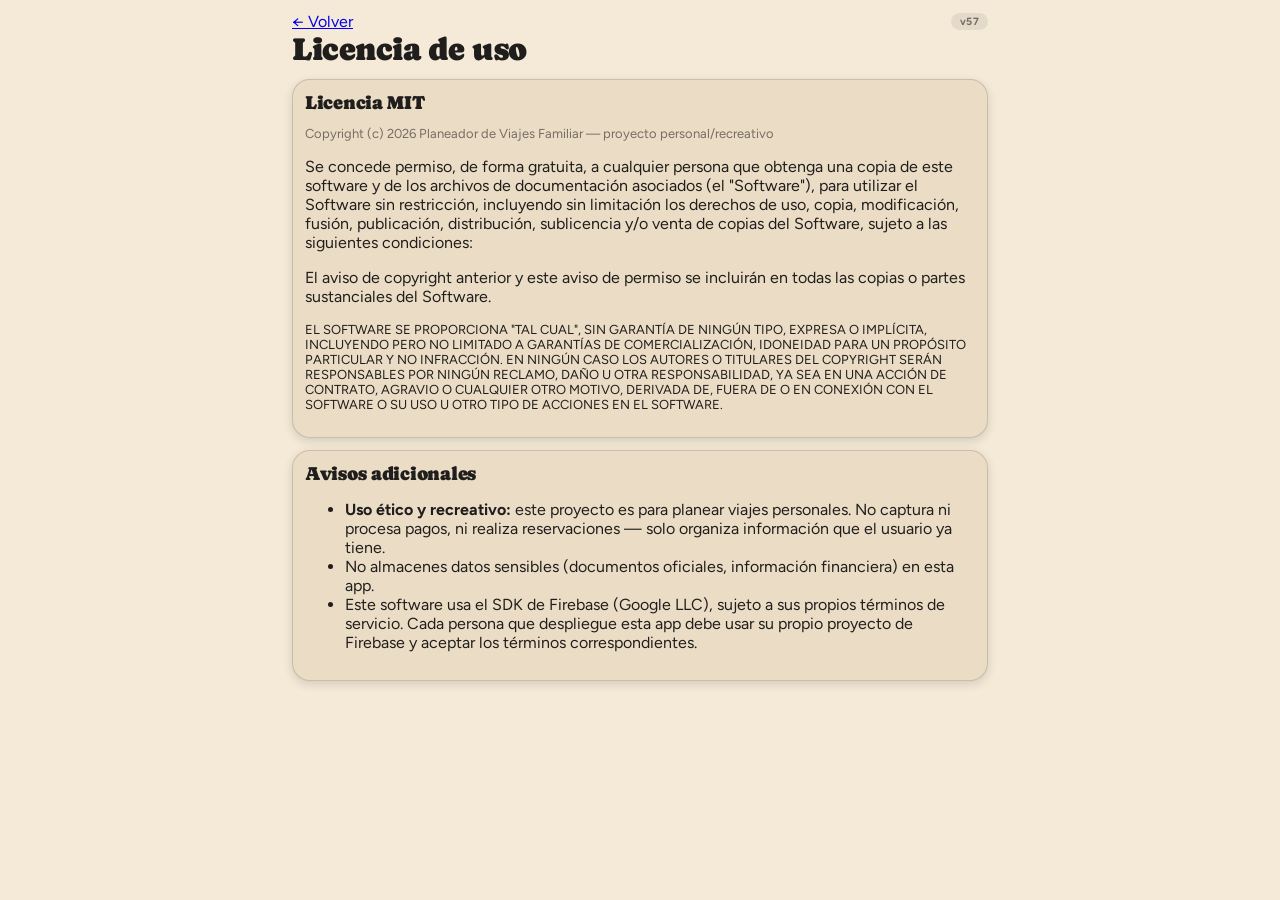
<file: licencia.html>
<!DOCTYPE html>
<html lang="es">
<head>
<meta charset="UTF-8">
<meta name="viewport" content="width=device-width, initial-scale=1">
<meta name="theme-color" content="#c67139" media="(prefers-color-scheme: light)">
<meta name="theme-color" content="#1c1815" media="(prefers-color-scheme: dark)">
<script src="js/tema.js?v=48"></script>
<title>Licencia de uso — Planeador Familiar</title>
<link rel="manifest" href="manifest.json">
<link rel="icon" type="image/png" sizes="16x16" href="icons/favicon-16.png">
<link rel="icon" type="image/png" sizes="32x32" href="icons/favicon-32.png">
<link rel="icon" type="image/png" sizes="48x48" href="icons/favicon-48.png">
<link rel="apple-touch-icon" href="icons/apple-touch-icon.png">
<link rel="stylesheet" href="css/estilos.css?v=48">
</head>
<body>
  <div class="contenedor">
    <div style="display:flex;justify-content:space-between;align-items:center;">
      <a href="index.html">← Volver</a>
      <span class="version-badge" id="badge-version"></span>
    </div>
    <h1>Licencia de uso</h1>

    <div class="tarjeta">
      <h3>Licencia MIT</h3>
      <p style="font-size:13px;color:var(--color-texto-suave)">Copyright (c) 2026 Planeador de Viajes Familiar — proyecto personal/recreativo</p>
      <p>
        Se concede permiso, de forma gratuita, a cualquier persona que obtenga una copia de este
        software y de los archivos de documentación asociados (el "Software"), para utilizar el
        Software sin restricción, incluyendo sin limitación los derechos de uso, copia,
        modificación, fusión, publicación, distribución, sublicencia y/o venta de copias del
        Software, sujeto a las siguientes condiciones:
      </p>
      <p>
        El aviso de copyright anterior y este aviso de permiso se incluirán en todas las copias o
        partes sustanciales del Software.
      </p>
      <p style="font-size:13px;">
        EL SOFTWARE SE PROPORCIONA "TAL CUAL", SIN GARANTÍA DE NINGÚN TIPO, EXPRESA O IMPLÍCITA,
        INCLUYENDO PERO NO LIMITADO A GARANTÍAS DE COMERCIALIZACIÓN, IDONEIDAD PARA UN PROPÓSITO
        PARTICULAR Y NO INFRACCIÓN. EN NINGÚN CASO LOS AUTORES O TITULARES DEL COPYRIGHT SERÁN
        RESPONSABLES POR NINGÚN RECLAMO, DAÑO U OTRA RESPONSABILIDAD, YA SEA EN UNA ACCIÓN DE
        CONTRATO, AGRAVIO O CUALQUIER OTRO MOTIVO, DERIVADA DE, FUERA DE O EN CONEXIÓN CON EL
        SOFTWARE O SU USO U OTRO TIPO DE ACCIONES EN EL SOFTWARE.
      </p>
    </div>

    <div class="tarjeta">
      <h3>Avisos adicionales</h3>
      <ul>
        <li><strong>Uso ético y recreativo:</strong> este proyecto es para planear viajes personales. No captura ni procesa pagos, ni realiza reservaciones — solo organiza información que el usuario ya tiene.</li>
        <li>No almacenes datos sensibles (documentos oficiales, información financiera) en esta app.</li>
        <li>Este software usa el SDK de Firebase (Google LLC), sujeto a sus propios términos de servicio. Cada persona que despliegue esta app debe usar su propio proyecto de Firebase y aceptar los términos correspondientes.</li>
      </ul>
    </div>
  </div>
  <script src="js/app-version.js?v=48"></script>
  <script src="js/version.js?v=48"></script>
</body>
</html>
</file>
<file: css/estilos.css>
/* Paleta y tipografía tomadas del sistema de diseño "Organic" de la propuesta
   visual (Claude Design). Solo se retocan tokens/tipografía/formas — los
   nombres de clase y la estructura HTML no cambiaron. */
@import url('https://fonts.googleapis.com/css2?family=Caprasimo:wght@400&family=Figtree:wght@400;600;700&display=swap');

:root {
  --color-fondo: #f5ead8;
  --color-superficie: #ebddc5;
  --color-texto: #201e1d;
  --color-texto-suave: color-mix(in srgb, var(--color-texto) 58%, transparent);
  --color-borde: color-mix(in srgb, var(--color-texto) 16%, transparent);
  --color-primario: #c67139;
  --color-primario-oscuro: #8c491a;
  /* Texto sobre fondo --color-primario (botones, tabs/segmentados activos):
     fijo y NO deriva de --color-fondo — en modo oscuro --color-fondo se
     invierte y un texto que lo siguiera perdería contraste sobre el naranja. */
  --color-sobre-primario: #201e1d;
  --color-peligro: #a8402c;
  --color-exito: #728157;

  /* Colores por ciudad (se asignan en orden a medida que se agregan ciudades) */
  --color-ciudad-1: #b2622d;
  --color-ciudad-2: #728157;
  --color-ciudad-3: #8c5a3c;
  --color-ciudad-4: #a67c3d;
  --color-ciudad-5: #6b5b7a;
  --color-ciudad-6: #4f6b6b;

  /* Traslados y hospedajes: paleta reservada, no se mezcla con colores de ciudad */
  --color-traslado: #474238;
  --color-hospedaje: #643312;

  --font-heading: "Caprasimo", system-ui, sans-serif;
  --font-body: "Figtree", system-ui, sans-serif;

  --radio: 18px;
  --sombra: 0 3px 10px color-mix(in srgb, #2e2b25 16%, transparent);
  --espacio: 12px;

  /* Tinte de horario nocturno en Calendario/Agenda (vista-calendario.js,
     fondoConNoche) — distinto por tema, ver el bloque @media de abajo. */
  --color-noche-cal: rgba(32, 30, 29, 0.22);
}

/* La propuesta visual "Organic" es un tema claro único de origen; el modo
   oscuro es opcional (botón #btn-tema, js/tema.js) — el default siempre es
   claro, sin importar el tema del sistema operativo (js/tema.js fija
   data-theme="claro" explícitamente si la persona nunca tocó el botón, lo
   que le gana en especificidad a este @media). Este bloque solo queda como
   red de seguridad para el instante antes de que tema.js corra, o si algún
   día se decide volver a seguir el sistema. Solo se invierten
   fondo/superficie/texto; los colores de acento (naranja, colores de
   ciudad, traslado/hospedaje) se mantienen iguales en ambos temas — ya
   funcionan sobre superficie clara u oscura sin perder legibilidad. */
@media (prefers-color-scheme: dark) {
  :root {
    --color-fondo: #1c1815;
    --color-superficie: #262019;
    --color-texto: #f2e9dc;
    --color-primario-oscuro: #e0955c;
    --sombra: 0 3px 10px rgba(0, 0, 0, 0.5);
    /* Más fuerte y con más negro puro que en claro — sobre un fondo ya
       oscuro, el mismo tono café a 22% casi no se distingue. */
    --color-noche-cal: rgba(0, 0, 0, 0.55);
  }
}

/* Alternador manual de tema (js/tema.js, botón #btn-tema): mismos pares de
   variables que el @media de arriba, pero por atributo en <html> — así le
   gana en especificidad a prefers-color-scheme. js/tema.js siempre fija
   data-theme ("claro" por default, o lo último que la persona haya elegido
   a mano), así que en la práctica uno de estos dos bloques siempre manda. */
:root[data-theme="oscuro"] {
  --color-fondo: #1c1815;
  --color-superficie: #262019;
  --color-texto: #f2e9dc;
  --color-primario-oscuro: #e0955c;
  --sombra: 0 3px 10px rgba(0, 0, 0, 0.5);
  --color-noche-cal: rgba(0, 0, 0, 0.55);
}
:root[data-theme="claro"] {
  --color-fondo: #f5ead8;
  --color-superficie: #ebddc5;
  --color-texto: #201e1d;
  --color-primario-oscuro: #8c491a;
  --sombra: 0 3px 10px color-mix(in srgb, #2e2b25 16%, transparent);
  --color-noche-cal: rgba(32, 30, 29, 0.22);
}

* { box-sizing: border-box; }

/* Foco de teclado: se quita el outline azul por defecto del navegador y se
   reemplaza por uno del color de acento, SOLO cuando :focus-visible decide
   que corresponde mostrarlo (navegación por teclado, no clic/tap). */
:focus { outline: none; }
:focus-visible { outline: 2px solid var(--color-primario); outline-offset: 2px; }

/* Icono Lucide inline (ver js/iconos.js) — hereda el color del texto que lo
   rodea (stroke="currentColor" en el SVG). */
.icono { flex-shrink: 0; vertical-align: -3px; }
.icono-texto { margin-right: 6px; }

body {
  margin: 0;
  font-family: var(--font-body);
  background: var(--color-fondo);
  color: var(--color-texto);
  -webkit-tap-highlight-color: transparent;
}

.contenedor {
  max-width: 720px;
  margin: 0 auto;
  padding: var(--espacio);
}

.tarjeta {
  background: var(--color-superficie);
  border: 1px solid var(--color-borde);
  border-radius: var(--radio);
  box-shadow: var(--sombra);
  padding: var(--espacio);
  margin-bottom: var(--espacio);
  overflow: hidden;
}

h1, h2, h3 {
  margin: 0 0 var(--espacio) 0;
  font-family: var(--font-heading);
  font-weight: 400;
  letter-spacing: -0.015em;
}

label {
  display: block;
  font-size: 13px;
  color: var(--color-texto-suave);
  margin: 10px 0 4px;
}

input, select, textarea {
  box-sizing: border-box;
  width: 100%;
  max-width: 100%;
  min-width: 0;
  padding: 10px 14px;
  border: 1px solid var(--color-borde);
  border-radius: 999px;
  background: var(--color-fondo);
  color: var(--color-texto);
  font-size: 15px;
  font-family: var(--font-body);
  -webkit-appearance: none;
  appearance: none;
}

textarea { resize: vertical; min-height: 60px; border-radius: 18px; }

/* Checkboxes/radios NO deben heredar el estilo de pill de ancho 100% —
   por eso se veían como una barra en blanco sin marca. */
input[type="checkbox"], input[type="radio"] {
  width: 18px;
  height: 18px;
  min-width: 18px;
  flex: 0 0 auto;
  padding: 0;
  border-radius: 4px;
  accent-color: var(--color-primario);
  -webkit-appearance: auto;
  appearance: auto;
  cursor: pointer;
}
input[type="radio"] { border-radius: 50%; }

/* input[type="date"] hereda appearance:none de la regla de arriba (para el
   look de pill del resto de los campos). El ícono nativo del calendario
   (::-webkit-calendar-picker-indicator) se comporta distinto según el
   navegador con appearance:none — en Chrome/Edge de escritorio se estira a
   ocupar todo el ancho del campo, y en iOS Safari directamente desaparece
   (WebKit móvil no expone ese pseudo-elemento igual que Chromium). En vez
   de perseguir ese pseudo-elemento por navegador, se dibuja un ícono propio
   (mismo trazo que el resto de los íconos Lucide de la app) como
   background-image del input — funciona igual en todos lados porque no
   depende de ningún render nativo. El indicador nativo se deja ahí (sigue
   siendo lo que realmente abre el selector al tocarlo) pero invisible, del
   mismo tamaño del ícono dibujado, para no duplicar visualmente el ícono
   en los navegadores que sí lo pintan. */
input[type="date"] {
  position: relative;
  padding-right: 40px;
  background-repeat: no-repeat;
  background-position: right 14px center;
  background-size: 18px 18px;
  background-image: url("data:image/svg+xml,%3Csvg xmlns='http://www.w3.org/2000/svg' width='24' height='24' viewBox='0 0 24 24' fill='none' stroke='%2379746c' stroke-width='2.75' stroke-linecap='round' stroke-linejoin='round'%3E%3Crect x='3' y='4' width='18' height='18' rx='2'/%3E%3Cline x1='16' y1='2' x2='16' y2='6'/%3E%3Cline x1='8' y1='2' x2='8' y2='6'/%3E%3Cline x1='3' y1='10' x2='21' y2='10'/%3E%3C/svg%3E");
}
@media (prefers-color-scheme: dark) {
  input[type="date"] {
    background-image: url("data:image/svg+xml,%3Csvg xmlns='http://www.w3.org/2000/svg' width='24' height='24' viewBox='0 0 24 24' fill='none' stroke='%23988c88' stroke-width='2.75' stroke-linecap='round' stroke-linejoin='round'%3E%3Crect x='3' y='4' width='18' height='18' rx='2'/%3E%3Cline x1='16' y1='2' x2='16' y2='6'/%3E%3Cline x1='8' y1='2' x2='8' y2='6'/%3E%3Cline x1='3' y1='10' x2='21' y2='10'/%3E%3C/svg%3E");
  }
}
:root[data-theme="oscuro"] input[type="date"] {
  background-image: url("data:image/svg+xml,%3Csvg xmlns='http://www.w3.org/2000/svg' width='24' height='24' viewBox='0 0 24 24' fill='none' stroke='%23988c88' stroke-width='2.75' stroke-linecap='round' stroke-linejoin='round'%3E%3Crect x='3' y='4' width='18' height='18' rx='2'/%3E%3Cline x1='16' y1='2' x2='16' y2='6'/%3E%3Cline x1='8' y1='2' x2='8' y2='6'/%3E%3Cline x1='3' y1='10' x2='21' y2='10'/%3E%3C/svg%3E");
}
:root[data-theme="claro"] input[type="date"] {
  background-image: url("data:image/svg+xml,%3Csvg xmlns='http://www.w3.org/2000/svg' width='24' height='24' viewBox='0 0 24 24' fill='none' stroke='%2379746c' stroke-width='2.75' stroke-linecap='round' stroke-linejoin='round'%3E%3Crect x='3' y='4' width='18' height='18' rx='2'/%3E%3Cline x1='16' y1='2' x2='16' y2='6'/%3E%3Cline x1='8' y1='2' x2='8' y2='6'/%3E%3Cline x1='3' y1='10' x2='21' y2='10'/%3E%3C/svg%3E");
}
input[type="date"]::-webkit-calendar-picker-indicator {
  position: absolute;
  right: 0;
  top: 0;
  width: 40px;
  height: 100%;
  margin: 0;
  padding: 0;
  opacity: 0;
  cursor: pointer;
}

/* Flecha propia para <select>, ya que appearance:none quita la nativa. */
select {
  background-image:
    linear-gradient(45deg, transparent 50%, var(--color-texto-suave) 50%),
    linear-gradient(135deg, var(--color-texto-suave) 50%, transparent 50%);
  background-position:
    calc(100% - 22px) calc(50% - 2px),
    calc(100% - 17px) calc(50% - 2px);
  background-size: 5px 5px, 5px 5px;
  background-repeat: no-repeat;
  padding-right: 36px;
}

button {
  cursor: pointer;
  border: none;
  border-radius: 999px;
  padding: 10px 18px;
  font-size: 14.5px;
  font-family: var(--font-heading);
  font-weight: 400;
  background: var(--color-primario);
  color: var(--color-sobre-primario);
}
button:hover { background: var(--color-primario-oscuro); }
button.secundario { background: transparent; color: var(--color-primario); border: 1px solid var(--color-primario); }
button.peligro { background: var(--color-peligro); color: #fff2eb; }
button.texto { background: none; color: var(--color-primario); padding: 4px 6px; font-weight: 400; }

.fila-botones { display: flex; gap: 8px; flex-wrap: wrap; margin-top: var(--espacio); }

.error { color: var(--color-peligro); font-size: 13px; margin-top: 6px; min-height: 16px; }

.chip {
  display: inline-block;
  font-size: 11px;
  letter-spacing: 0.02em;
  padding: 3px 10px;
  border-radius: 999px;
  border: 1px solid var(--color-borde);
  color: var(--color-texto-suave);
}
.chip.deseable { background: color-mix(in srgb, #201e1d 6%, transparent); border-color: transparent; color: var(--color-texto-suave); }
.chip.importante { background: color-mix(in srgb, var(--color-primario) 16%, transparent); border-color: transparent; color: var(--color-primario-oscuro); font-weight: 600; }
.chip.no_negociable { background: color-mix(in srgb, var(--color-exito) 20%, transparent); border-color: transparent; color: var(--color-exito); font-weight: 700; }
/* Chip usado como botón toggle (p.ej. filtros de "Lugares sin agendar" en
   Calendario/Agenda) — mismo look que el chip informativo de siempre, solo
   atenuado cuando esa categoría está desactivada del filtro. */
.chip-inactivo { opacity: 0.4; }

/* Navegación de viaje.html: switch de grupo (En el viaje/Planeación) +
   tabs del grupo activo, ambos pegados arriba como una sola barra. */
#nav-viaje {
  position: sticky;
  top: 0;
  z-index: 20;
  background: var(--color-superficie);
  border-bottom: 1px solid var(--color-borde);
}
.tabs {
  display: flex;
  overflow-x: auto;
}

/* Indicador de "hay más para deslizar" en contenedores con scroll
   horizontal: sombra tenue en el borde, que solo aparece de ese lado si
   de verdad queda contenido oculto ahí (no cuando ya se llegó al final).
   Truco sin JS: dos capas de degradado "local" (tapan la sombra con el
   color de fondo mientras hay contenido detrás) + dos capas "scroll" fijas
   (la sombra en sí). --color-fade-x debe ser el fondo real de ese punto. */
.scroll-fade-x {
  background-image:
    linear-gradient(to right, var(--color-fade-x, var(--color-superficie)) 30%, transparent),
    linear-gradient(to left, var(--color-fade-x, var(--color-superficie)) 30%, transparent),
    linear-gradient(to right, rgba(0, 0, 0, 0.18), transparent),
    linear-gradient(to left, rgba(0, 0, 0, 0.18), transparent);
  background-position: 0 0, 100% 0, 0 0, 100% 0;
  background-repeat: no-repeat;
  background-size: 24px 100%, 24px 100%, 10px 100%, 10px 100%;
  background-attachment: local, local, scroll, scroll;
}
.tabs button {
  background: none;
  color: var(--color-texto-suave);
  border-radius: 0;
  flex: 1 1 0;
  min-width: 56px;
  padding: 12px 8px;
  display: flex;
  align-items: center;
  justify-content: center;
}
.tabs button.activo { color: var(--color-primario); border-bottom: 2px solid var(--color-primario); }

/* Switch de dos (o más) opciones: grupo "En el viaje"/"Planeación",
   Día/Cuadrícula en Agenda-Calendario, Antes de viajar/Durante el viaje
   en Checklist. */
.segmentado { display: flex; gap: 6px; margin-bottom: var(--espacio); }
.segmentado button {
  flex: 1;
  background: var(--color-fondo);
  color: var(--color-texto-suave);
  border: 1px solid var(--color-borde);
  font-size: 13px;
  padding: 8px 10px;
}
.segmentado button.activo { background: var(--color-primario); color: var(--color-sobre-primario); border-color: var(--color-primario); }

/* Fila superior de #nav-viaje: botón "← Viajes" + switch de grupo (En el
   viaje / Planeación) + badge de versión, todo en un solo renglón. */
.fila-superior { display: flex; align-items: center; gap: 8px; padding: 8px 10px 0; }
#btn-volver:disabled { opacity: 0.35; cursor: default; }
#cal-zoom-mas:disabled, #cal-zoom-menos:disabled { opacity: 0.35; cursor: default; }
.grupo-switch { display: flex; gap: 6px; flex: 1; }
.grupo-switch button {
  flex: 1;
  background: none;
  color: var(--color-texto-suave);
  border: 1px solid var(--color-borde);
  border-radius: 999px;
  font-size: 12.5px;
  padding: 6px 10px;
}
.grupo-switch button.activo { background: var(--color-primario); color: var(--color-sobre-primario); border-color: var(--color-primario); }
.btn-tema { padding: 6px; line-height: 0; }

/* Encabezado de sección con botón "+" circular a la derecha, en vez de un
   botón "+ Agregar" de ancho completo que siempre queda hasta abajo de la
   lista (Ciudades, Traslados, Hospedajes, Lugares). */
.encabezado-seccion {
  display: flex;
  align-items: center;
  justify-content: space-between;
  gap: 8px;
  margin-bottom: var(--espacio);
}
.encabezado-seccion h2, .encabezado-seccion h3 { margin: 0; }
.btn-agregar-circular {
  flex: 0 0 auto;
  width: 36px;
  height: 36px;
  padding: 0;
  display: flex;
  align-items: center;
  justify-content: center;
}

/* Confirmación visual breve de "guardado" tras cada escritura a Firebase. */
#toast {
  position: fixed;
  left: 50%; bottom: 20px;
  transform: translateX(-50%) translateY(12px);
  background: var(--color-texto);
  color: var(--color-fondo);
  padding: 8px 18px;
  border-radius: 999px;
  font-size: 13px;
  box-shadow: var(--sombra);
  opacity: 0;
  pointer-events: none;
  transition: opacity .2s ease, transform .2s ease;
  z-index: 200;
  max-width: 90vw;
  text-align: center;
}
#toast.mostrar { opacity: 1; transform: translateX(-50%) translateY(0); }

/* Aviso de "sin conexión" — ver actualizarBannerConexion() en render-utils.js. */
#banner-sin-conexion {
  position: fixed;
  top: 0; left: 0; right: 0;
  z-index: 300;
  background: var(--color-peligro);
  color: #fff2eb;
  text-align: center;
  font-size: 12.5px;
  padding: 6px 10px;
}

/* Modal genérico */
.modal-fondo {
  position: fixed; inset: 0;
  background: color-mix(in srgb, #2e2b25 50%, transparent);
  display: flex; align-items: flex-end; justify-content: center;
  z-index: 100;
}
.modal {
  background: var(--color-superficie);
  border-radius: calc(var(--radio) * 1.3) calc(var(--radio) * 1.3) 0 0;
  padding: var(--espacio);
  width: 100%; max-width: 560px;
  max-height: 90vh; overflow-y: auto;
  box-shadow: 0 12px 32px color-mix(in srgb, #2e2b25 22%, transparent);
}
@media (min-width: 640px) {
  .modal-fondo { align-items: center; }
  .modal { border-radius: calc(var(--radio) * 1.3); }
}

/* Indicador de versión, siempre visible en la parte superior */
.version-badge {
  display: inline-block;
  font-family: var(--font-body);
  font-size: 10.5px;
  font-weight: 700;
  letter-spacing: 0.03em;
  padding: 2px 9px;
  border-radius: 999px;
  background: color-mix(in srgb, var(--color-texto) 8%, transparent);
  color: var(--color-texto-suave);
  text-decoration: none;
  white-space: nowrap;
}
.version-badge:hover { background: color-mix(in srgb, var(--color-primario) 18%, transparent); color: var(--color-primario-oscuro); }

.version-badge-flotante {
  position: fixed;
  top: 10px;
  right: 10px;
  z-index: 30;
}

.lista-item {
  display: flex; align-items: center; justify-content: space-between;
  padding: 10px 0; border-bottom: 1px solid var(--color-borde);
  gap: 8px;
}
.lista-item:last-child { border-bottom: none; }

/* Filas/tarjetas donde tocar en cualquier parte abre el modo de edición
   (el botón de eliminar vive al final de ese formulario, no aquí, para no
   duplicar la acción de "editar" con un botón aparte). */
.lista-item-clic { cursor: pointer; }
.lista-item-clic:active { background: color-mix(in srgb, var(--color-texto) 5%, transparent); }
.lista-item-chevron { color: var(--color-texto-suave); font-size: 20px; flex: 0 0 auto; }

/* Autocompletar del catálogo de ciudades (js/catalogo-ciudades.js). */
.autocompletar-envoltura { position: relative; }
.autocompletar-lista {
  position: absolute; left: 0; right: 0; top: calc(100% + 2px);
  z-index: 10;
  background: var(--color-fondo);
  border: 1px solid var(--color-borde);
  border-radius: var(--radio);
  box-shadow: var(--sombra);
  max-height: 240px;
  overflow-y: auto;
}
.autocompletar-item { padding: 10px 14px; font-size: 14px; cursor: pointer; }
.autocompletar-item:hover { background: color-mix(in srgb, var(--color-primario) 12%, transparent); }
.autocompletar-item + .autocompletar-item { border-top: 1px solid var(--color-borde); }

.oculto { display: none !important; }

/* Checklist de progreso "Ciudades → Ruta → Lugares" (pestaña Info). */
.progreso-item { display: flex; align-items: center; gap: 8px; padding: 6px 0; font-size: 13.5px; }
.progreso-item:not(:last-child) { border-bottom: 1px solid var(--color-borde); }
.progreso-circulo {
  flex: 0 0 auto; width: 16px; height: 16px; border-radius: 50%;
  border: 2px solid var(--color-borde);
}
.progreso-check { flex-shrink: 0; color: var(--color-exito); }
.progreso-texto-hecho { color: var(--color-texto-suave); text-decoration: line-through; }
.progreso-item button[data-vista] { margin-left: auto; }

@media (max-width: 480px) {
  .contenedor { padding: 8px; }
}

/* --- Vista calendario (cuadrícula) --- */
.cal-wrap { max-width: 100%; padding: 8px; }
/* La columna de horas vive FUERA de .cal-scroll (ver vista-calendario.js) —
   así queda realmente fija al deslizar los días, sin depender de
   position:sticky dentro de una fila con scroll horizontal (con eso a veces
   dejaba de pegarse a la mitad del recorrido). */
.cal-body { display: flex; border: 1px solid var(--color-borde); border-radius: var(--radio); background: var(--color-superficie); }
.cal-scroll { overflow-x: auto; flex: 1; min-width: 0; }
.cal-grid { display: flex; min-width: max-content; }
.cal-col-horas { flex: 0 0 56px; border-right: 1px solid var(--color-borde); }
.cal-header { height: 56px; display: flex; align-items: center; justify-content: center; font-size: 12.5px; color: var(--color-texto-suave); border-bottom: 1px solid var(--color-borde); }
.cal-hora-fila { height: var(--hora-px, 44px); font-size: 12px; color: var(--color-texto-suave); text-align: right; padding-right: 6px; border-top: 1px solid var(--color-borde); box-sizing: border-box; }
.cal-dia { flex: 0 0 150px; border-right: 1px solid var(--color-borde); scroll-snap-align: start; }
.cal-dia-header { height: 56px; display: flex; flex-direction: column; align-items: center; justify-content: center; border-bottom: 1px solid var(--color-borde); padding: 2px; text-align: center; }
.cal-dia-header .fecha { font-size: 12.5px; color: var(--color-texto-suave); }
.cal-dia-header .ciudad { font-size: 13.5px; font-weight: 700; font-family: var(--font-heading); }
.cal-area { position: relative; background-image: repeating-linear-gradient(to bottom, var(--color-borde) 0, var(--color-borde) 1px, transparent 1px, transparent var(--hora-px, 44px)); }
.cal-bloque { position: absolute; left: 3px; right: 3px; border-radius: 10px; padding: 4px 6px; overflow: hidden; font-size: 12.5px; color: #fff2eb; box-shadow: var(--sombra); cursor: grab; user-select: none; border: 2px solid transparent; touch-action: none; }
.cal-bloque.fijado { cursor: default; opacity: 0.96; }
.cal-bloque .titulo { font-weight: 700; font-size: 13px; line-height: 1.2; }
/* accion-quitar arriba a la derecha; accion-fijar abajo a la derecha (encima
   de la manija de redimensionar) — separadas para no cerrar por accidente
   al querer fijar, y sin taparse con el título del bloque. */
.cal-bloque .accion-fijar, .cal-bloque .accion-quitar {
  position: absolute; right: 1px; font-size: 12px; line-height: 1;
  cursor: pointer; opacity: 0.9; padding: 4px; z-index: 2;
}
.cal-bloque .accion-quitar { top: 1px; }
.cal-bloque .accion-fijar { bottom: 1px; }
/* El icono se queda chico visualmente, pero el área que responde al toque
   crece a ~44x44px (guía de accesibilidad táctil) vía un ::before invisible
   más grande — el bloque puede ser más chico que eso sin que se vea raro. */
.cal-bloque .accion-fijar::before, .cal-bloque .accion-quitar::before {
  content: ""; position: absolute; inset: -12px;
}
/* Ligas de Mapa/sitio web del lugar (si las capturó en la pestaña Lugares):
   en línea justo después del título (no en una esquina, para que se
   entiendan como acciones del lugar y no se confundan con fijar/quitar),
   con margen a la izquierda para separarlas del texto. Color heredado del
   bloque (currentColor), no el azul de enlace por default del navegador. */
.cal-bloque .accion-liga {
  position: relative; display: inline-flex; vertical-align: -2px; margin-left: 6px;
  cursor: pointer; opacity: 0.9; padding: 3px; color: inherit;
}
/* Área de toque ~44x44px (accesibilidad) vía un ::before invisible más
   grande, igual que accion-fijar/accion-quitar — el icono se queda chico
   visualmente sin que el bloque tenga que crecer. */
.cal-bloque .accion-liga::before {
  content: ""; position: absolute; inset: -12px;
}
.cal-bloque .resize { position: absolute; left: 0; right: 0; bottom: 0; height: 14px; cursor: row-resize; touch-action: none; }
.cal-bloque .resize::before {
  content: ""; position: absolute; top: -15px; bottom: -15px; left: 0; right: 0;
}
/* Insignias puramente informativas (prioridad, aire libre) juntas en la
   esquina inferior izquierda — pointer-events:none en el contenedor para
   que nunca intercepten el tap (abre el modal de info) ni el arrastre;
   solo son visuales, a diferencia de accion-fijar/accion-quitar/accion-liga
   que sí son botones. */
.cal-bloque .badges-inferior {
  position: absolute; bottom: 3px; left: 4px; display: flex; align-items: center;
  gap: 4px; pointer-events: none;
}
.cal-bloque .badge-prioridad { font-size: 13px; font-weight: 800; line-height: 1; opacity: 0.95; }
.cal-bloque .badge-aire { display: flex; opacity: 0.9; }
.cal-bloque.cat-deseable { border-color: rgba(255,242,235,0.5); }
.cal-bloque.cat-importante { border-color: #fff2eb; }
.cal-bloque.cat-no_negociable { border-color: #fff2eb; border-width: 3px; }
.cal-pendientes { display: flex; gap: 8px; overflow-x: auto; padding: 10px 0; }
.cal-chip-pendiente { flex: 0 0 auto; padding: 8px 12px; border-radius: 999px; border: 1px solid var(--color-borde); background: var(--color-fondo); font-size: 12.5px; cursor: pointer; white-space: nowrap; }
.cal-chip-pendiente.seleccionado { background: var(--color-primario); color: var(--color-sobre-primario); border-color: var(--color-primario); }

/* Pantallas anchas (PC o celular horizontal): las columnas de días crecen
   para aprovechar el espacio y mostrar más días sin tener que hacer scroll. */
@media (min-width: 900px) {
  .cal-dia { flex: 1 1 190px; min-width: 190px; }
}

/* Móvil: columnas de día un poco más anchas (más fáciles de tocar con el
   dedo) y scroll-snap para que, al soltar el dedo, el día quede alineado en
   vez de a la mitad entre dos columnas. */
@media (max-width: 767px) {
  .cal-dia { flex: 0 0 190px; }
  .cal-scroll { scroll-snap-type: x mandatory; }
}

/* Vista Agenda: un solo día, más ancho, sin encabezado de fecha repetido
   (ya se muestra arriba en la barra de navegación). */
.cal-dia-agenda { flex: 1 1 auto; min-width: 260px; border-right: none; }
.cal-agenda-nav {
  display: flex; align-items: center; justify-content: space-between; gap: 8px;
  margin-bottom: var(--espacio);
  position: sticky; z-index: 15;
  background: var(--color-fondo);
  padding: 6px 0;
}
.cal-agenda-nav button:disabled { opacity: 0.35; cursor: default; }
.cal-agenda-fecha {
  flex: 1; text-align: center; font-family: var(--font-heading); font-size: 16px;
  text-transform: capitalize;
}

/* Pestaña Ruta: columna izquierda con las ciudades para elegir, columna
   derecha con el timeline de días — así las ciudades no quedan hasta abajo
   del todo, se eligen junto a los días que se van a tocar. */
.ruta-layout { display: flex; gap: 12px; align-items: flex-start; }
.ruta-ciudades { flex: 0 0 118px; display: flex; flex-direction: column; gap: 8px; }
.ruta-ciudades .cal-chip-pendiente { width: 100%; box-sizing: border-box; text-align: center; white-space: normal; }

/* Timeline de ciudades por día (pestaña Ruta) — siempre vertical, un día
   por fila, sin importar el ancho de pantalla: es más clara que acostada
   en pantallas anchas y evita tener que dar scroll horizontal. */
.ciudad-timeline { flex: 1; min-width: 0; display: flex; flex-direction: column; gap: 4px; }
.ct-dia {
  flex: 0 0 auto; display: flex; align-items: center; gap: 12px;
  min-height: 48px; padding: 10px 16px; border-radius: 10px;
  background: var(--color-fondo); font-size: 14px; cursor: pointer;
  user-select: none;
}
.ct-fecha { font-weight: 700; font-family: var(--font-heading); flex: 0 0 auto; }
.ct-ciudad { font-size: 13px; }

/* Reordenar filas del Checklist: botones ↑/↓ por renglón (ver
   vista-checklist.js) — reemplazan la manija de arrastre ⠿⠿ anterior, que
   el navegador competía por interpretar como selección de texto o como el
   menú/lupa de selección en móvil incluso con preventDefault(). Un botón es
   un gesto que no se presta a esa ambigüedad. */
#chk-tabla button[data-mover]:disabled { opacity: 0.3; cursor: default; }
</file>
